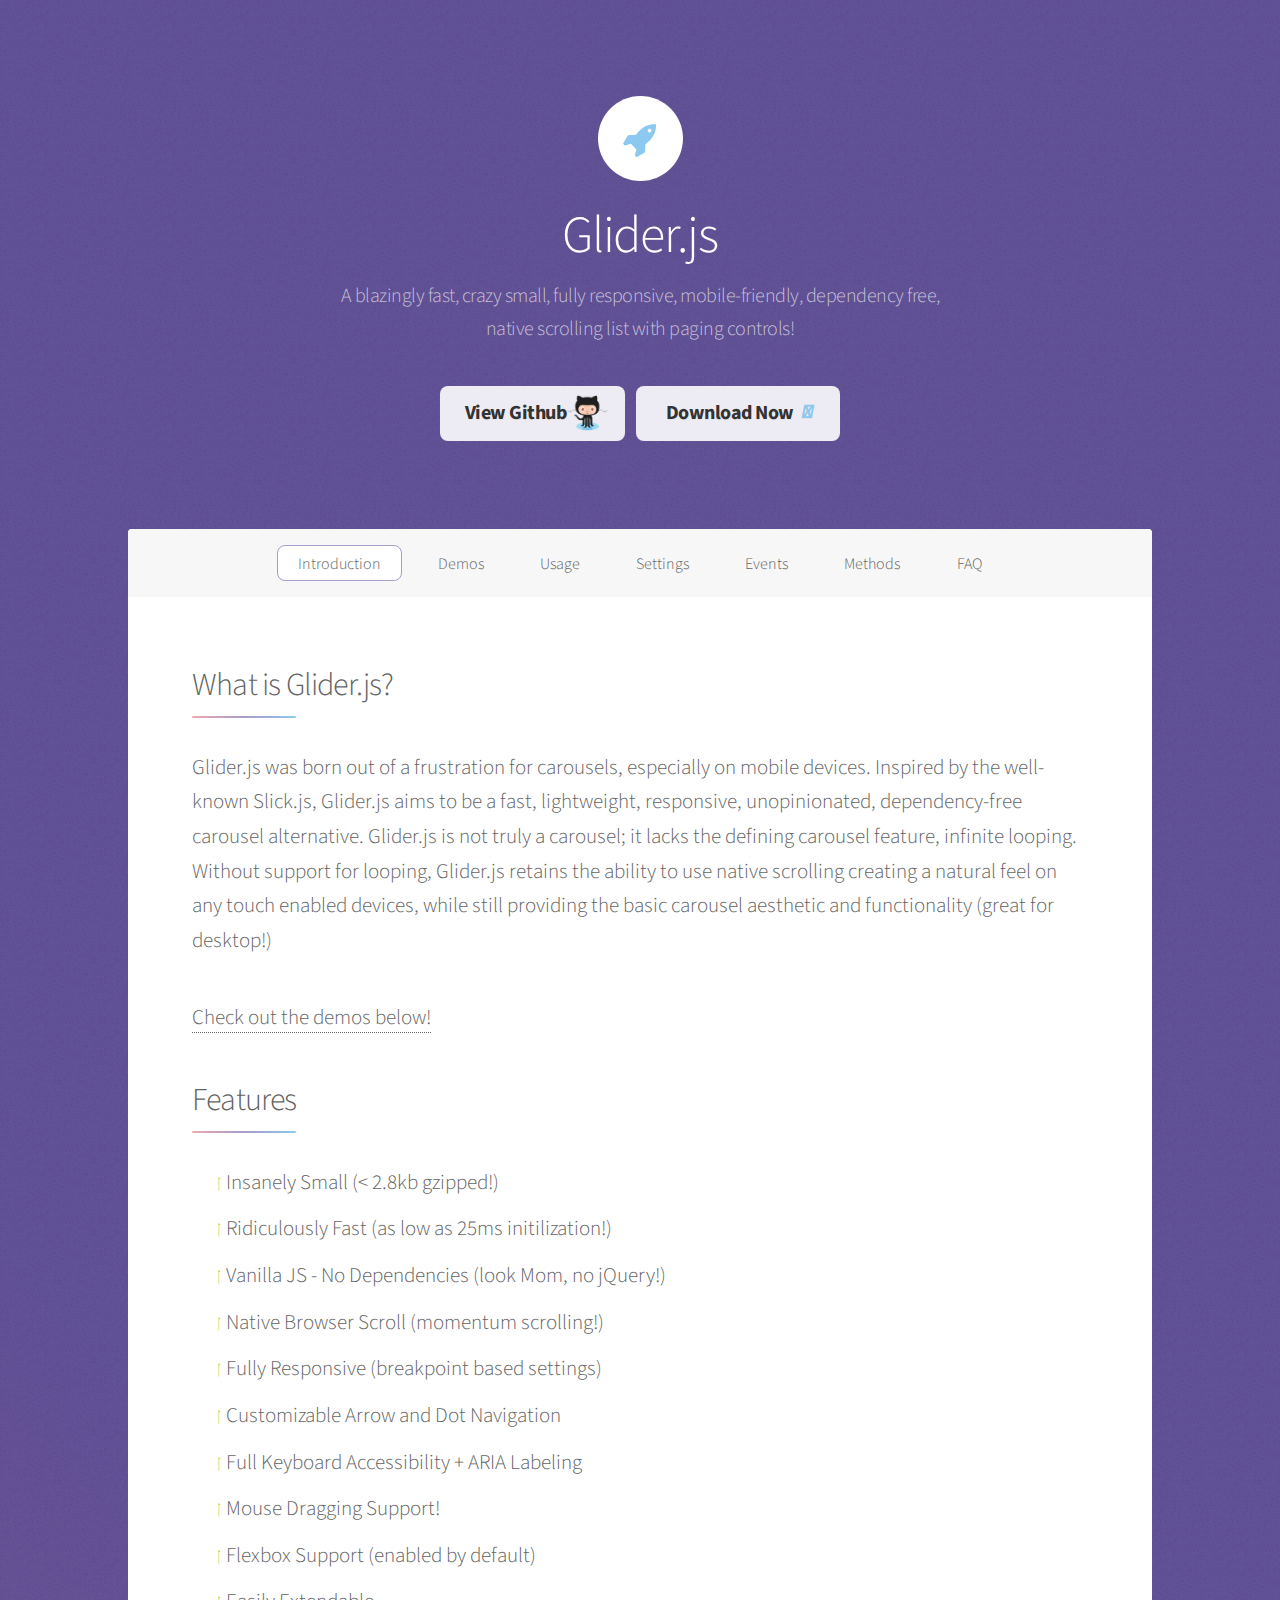
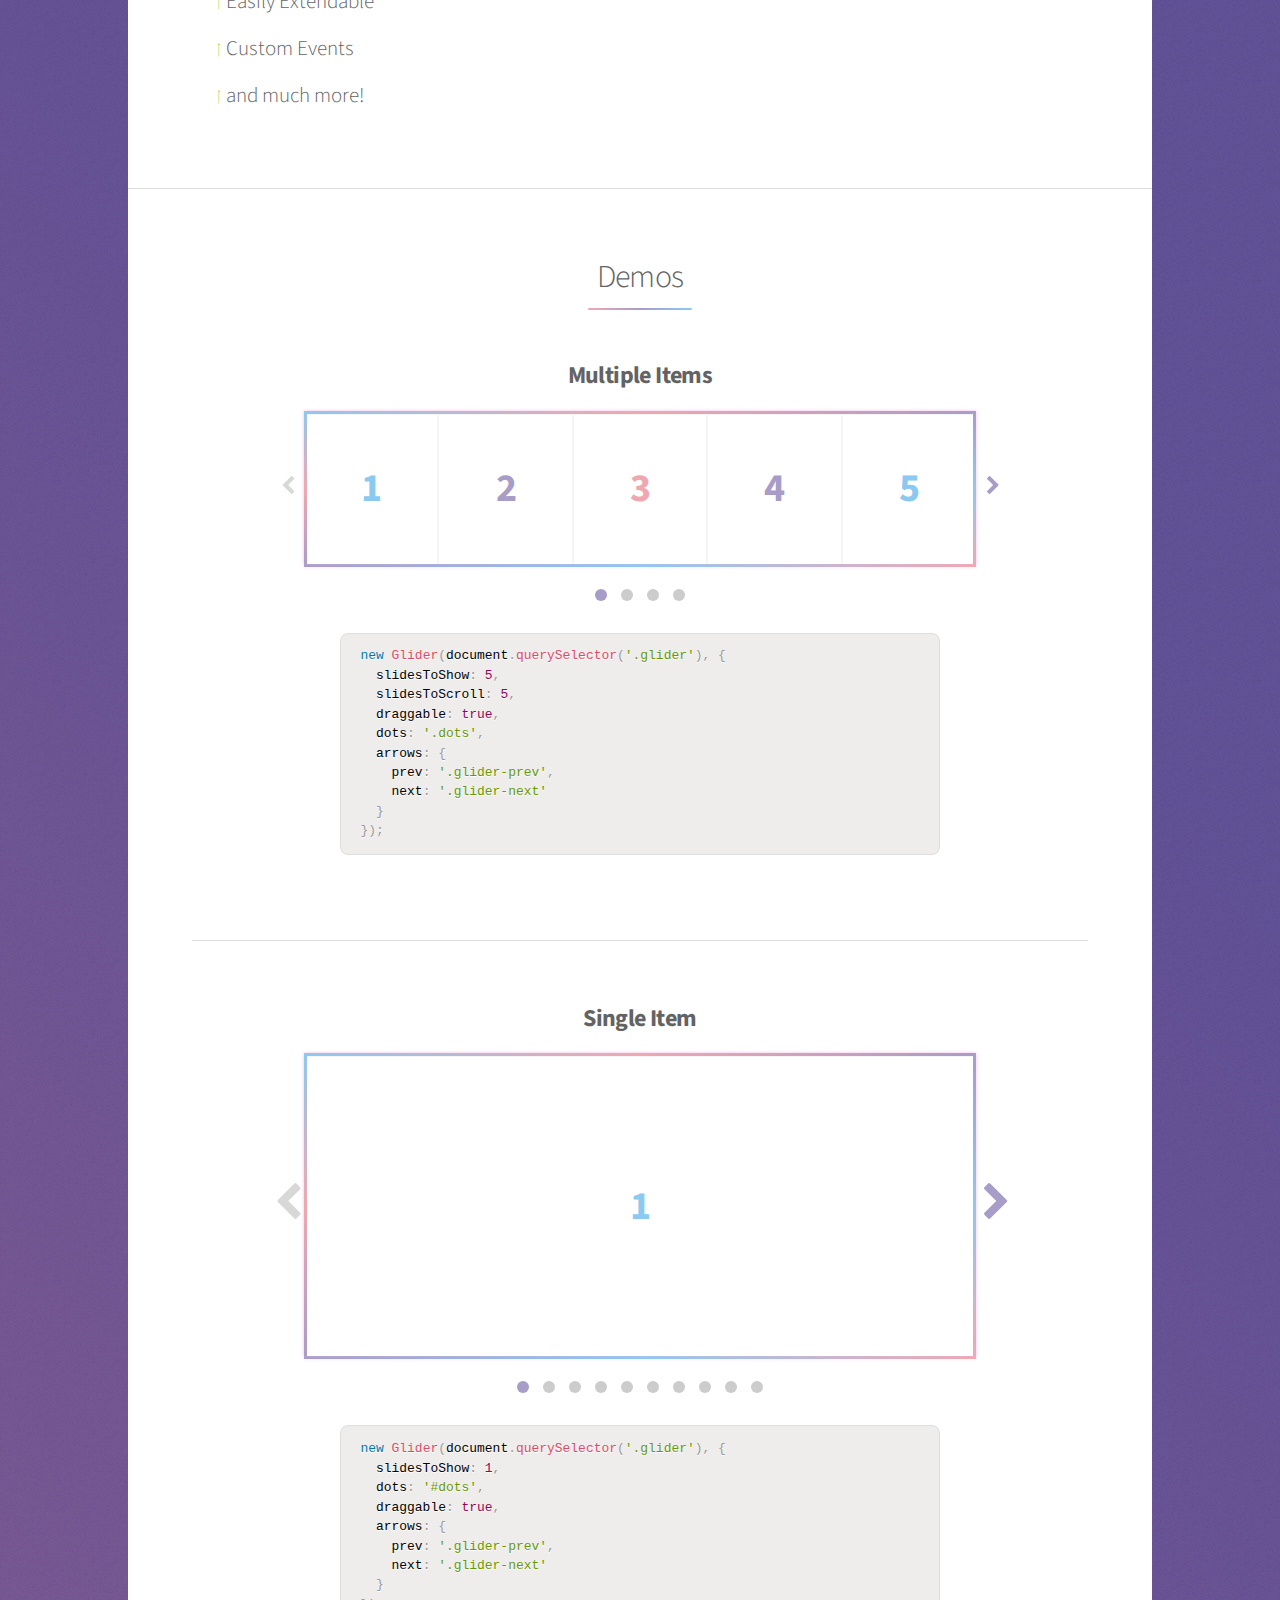
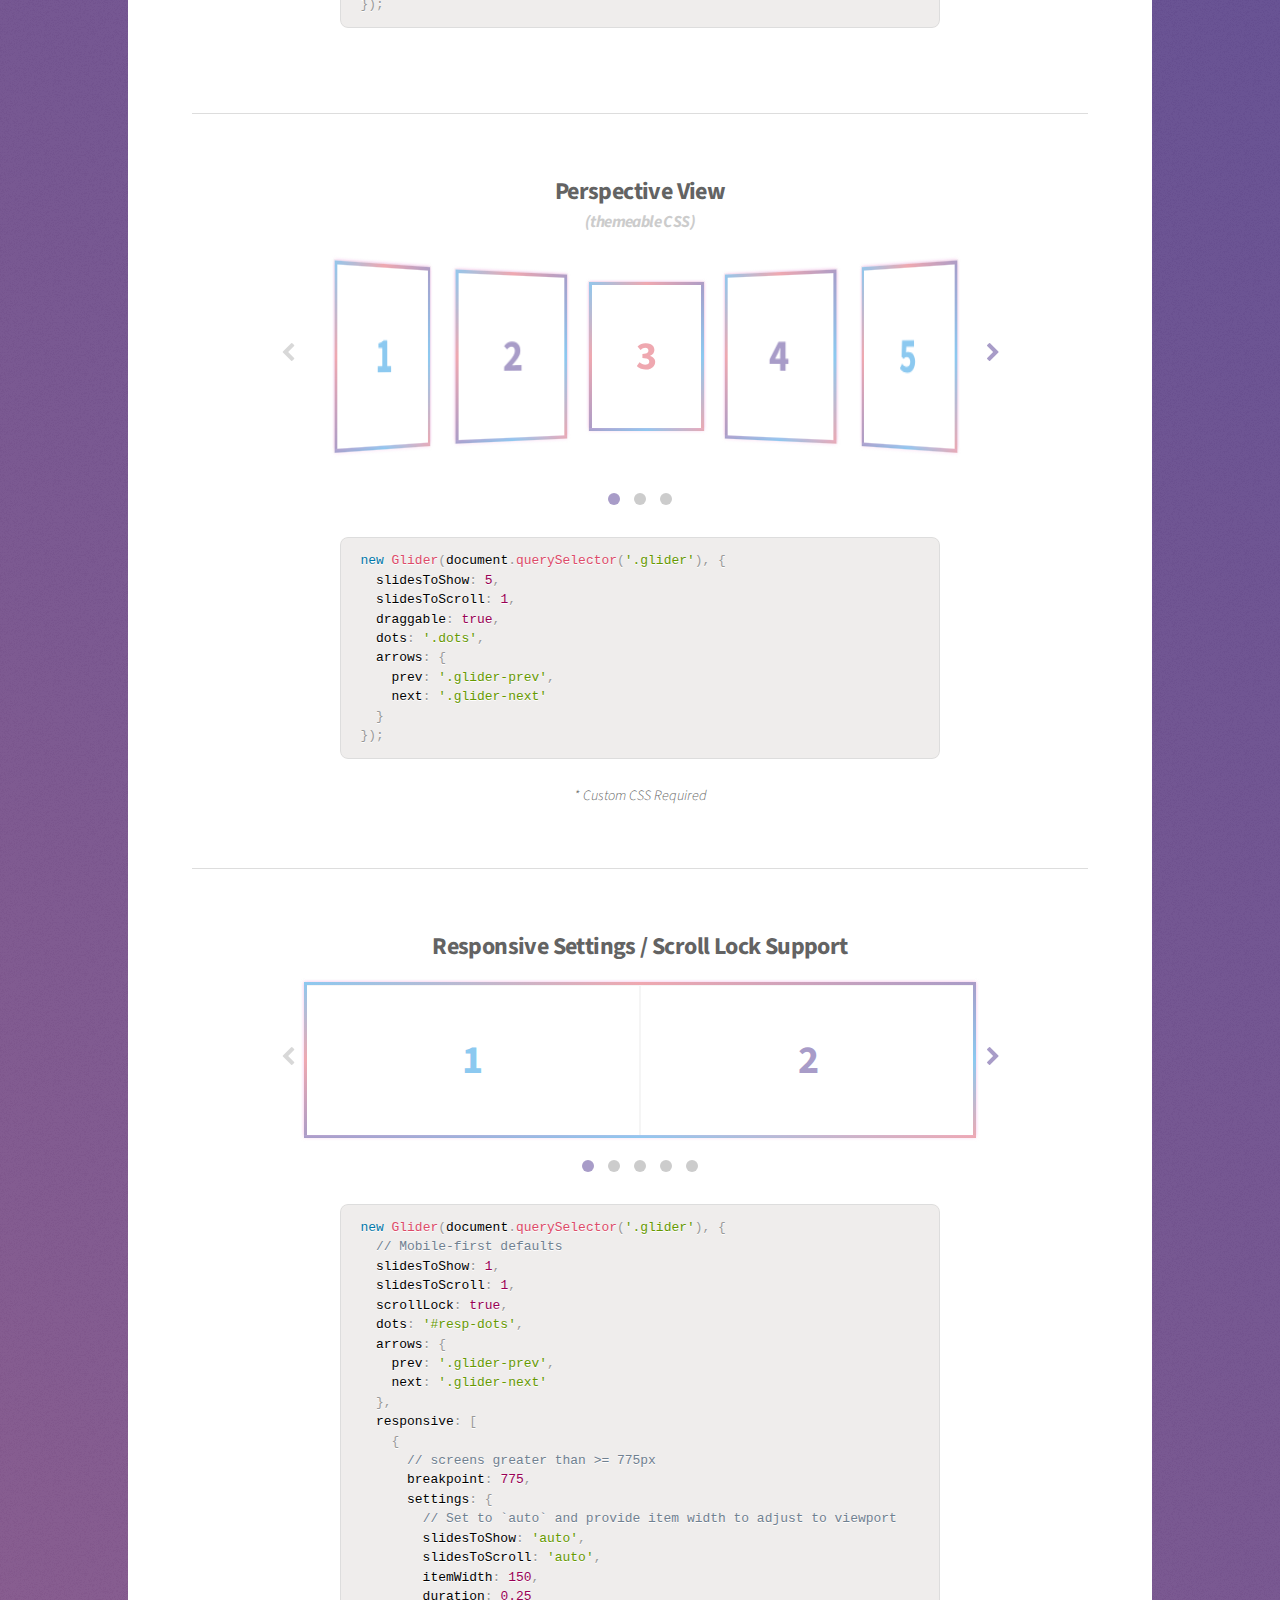
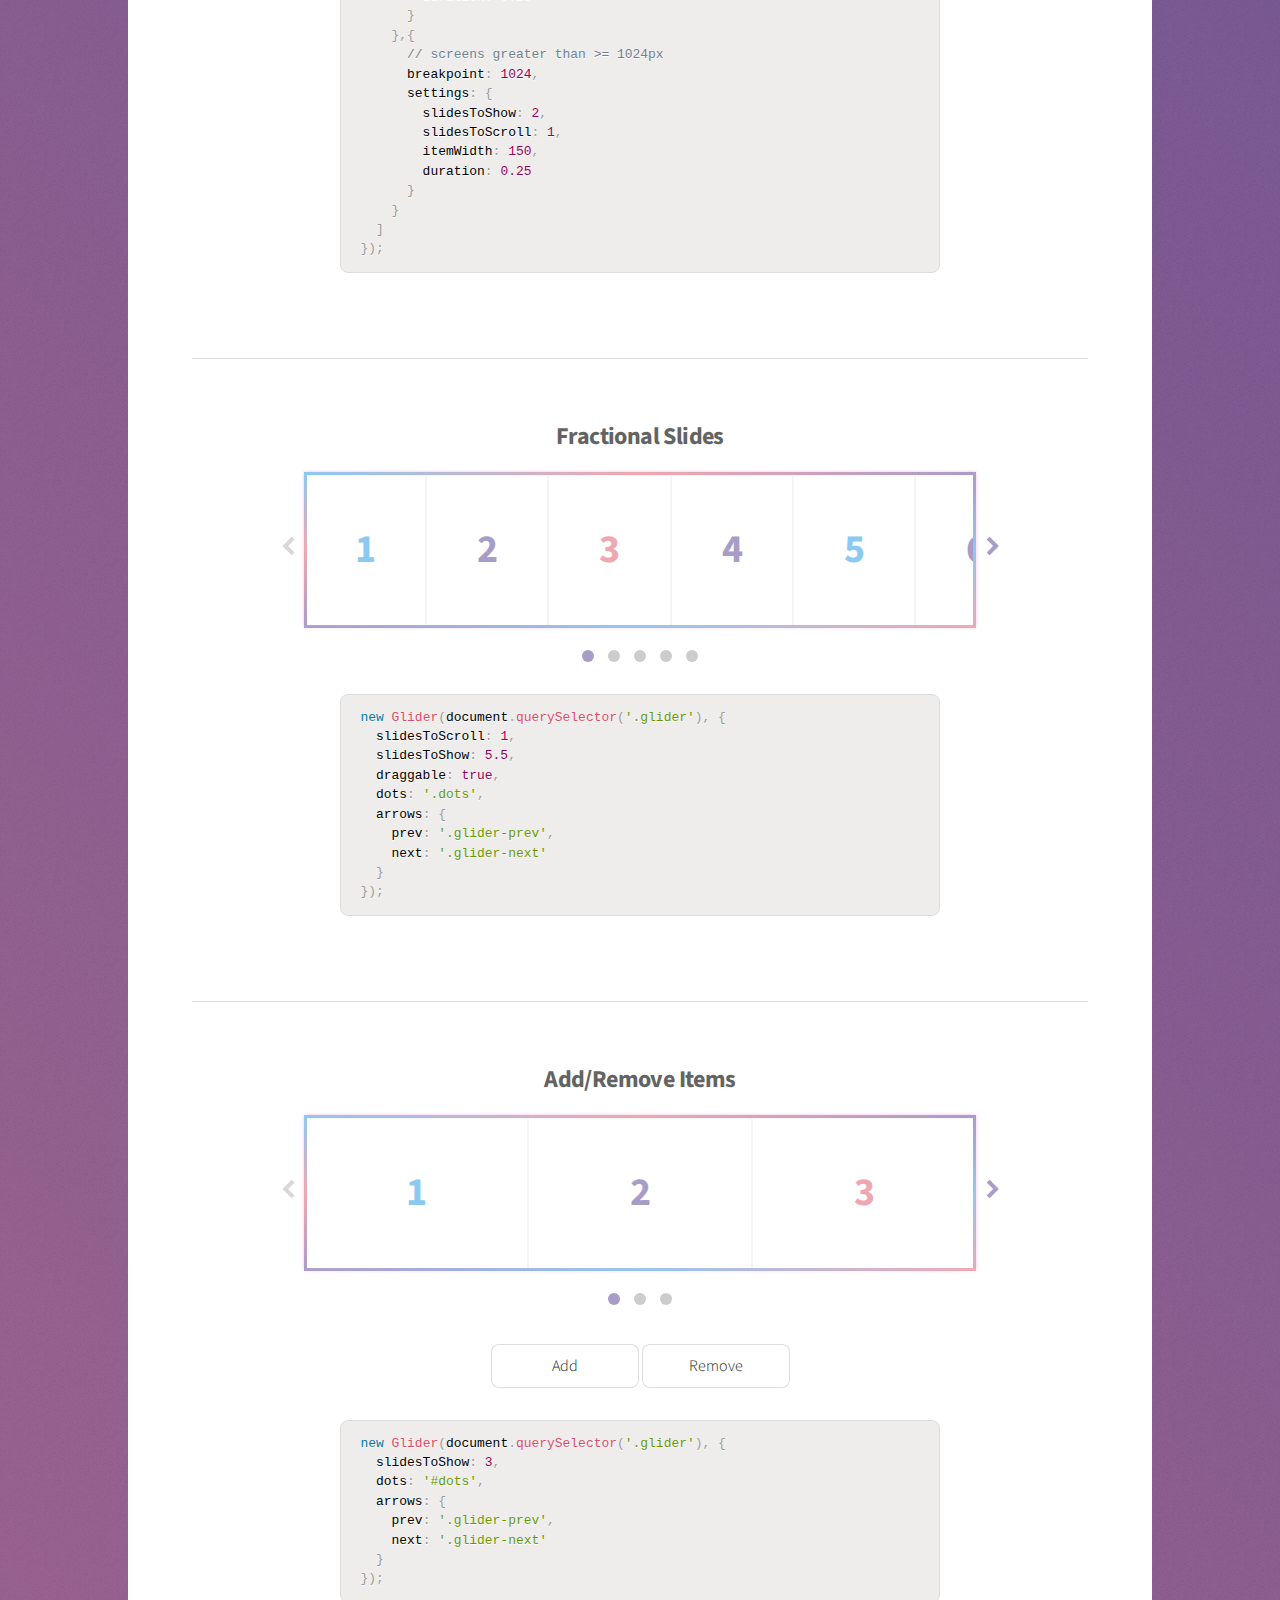
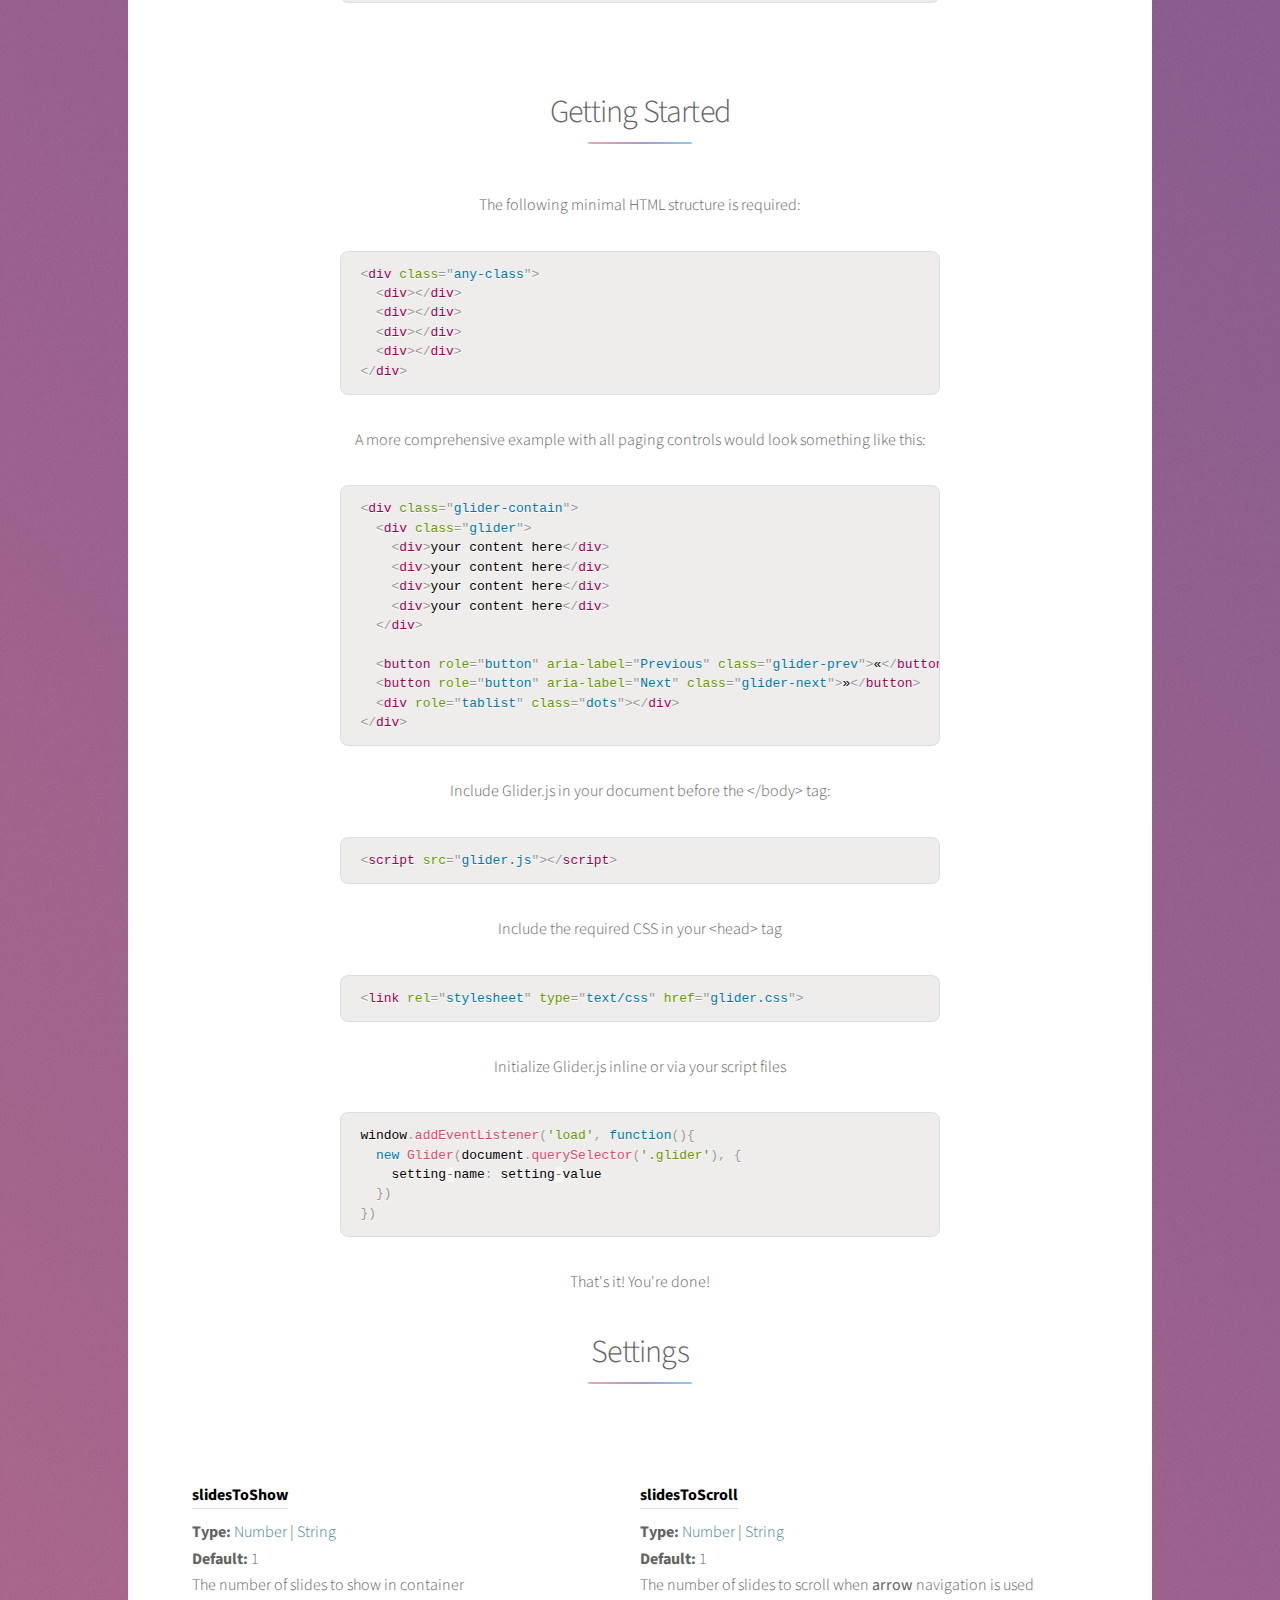
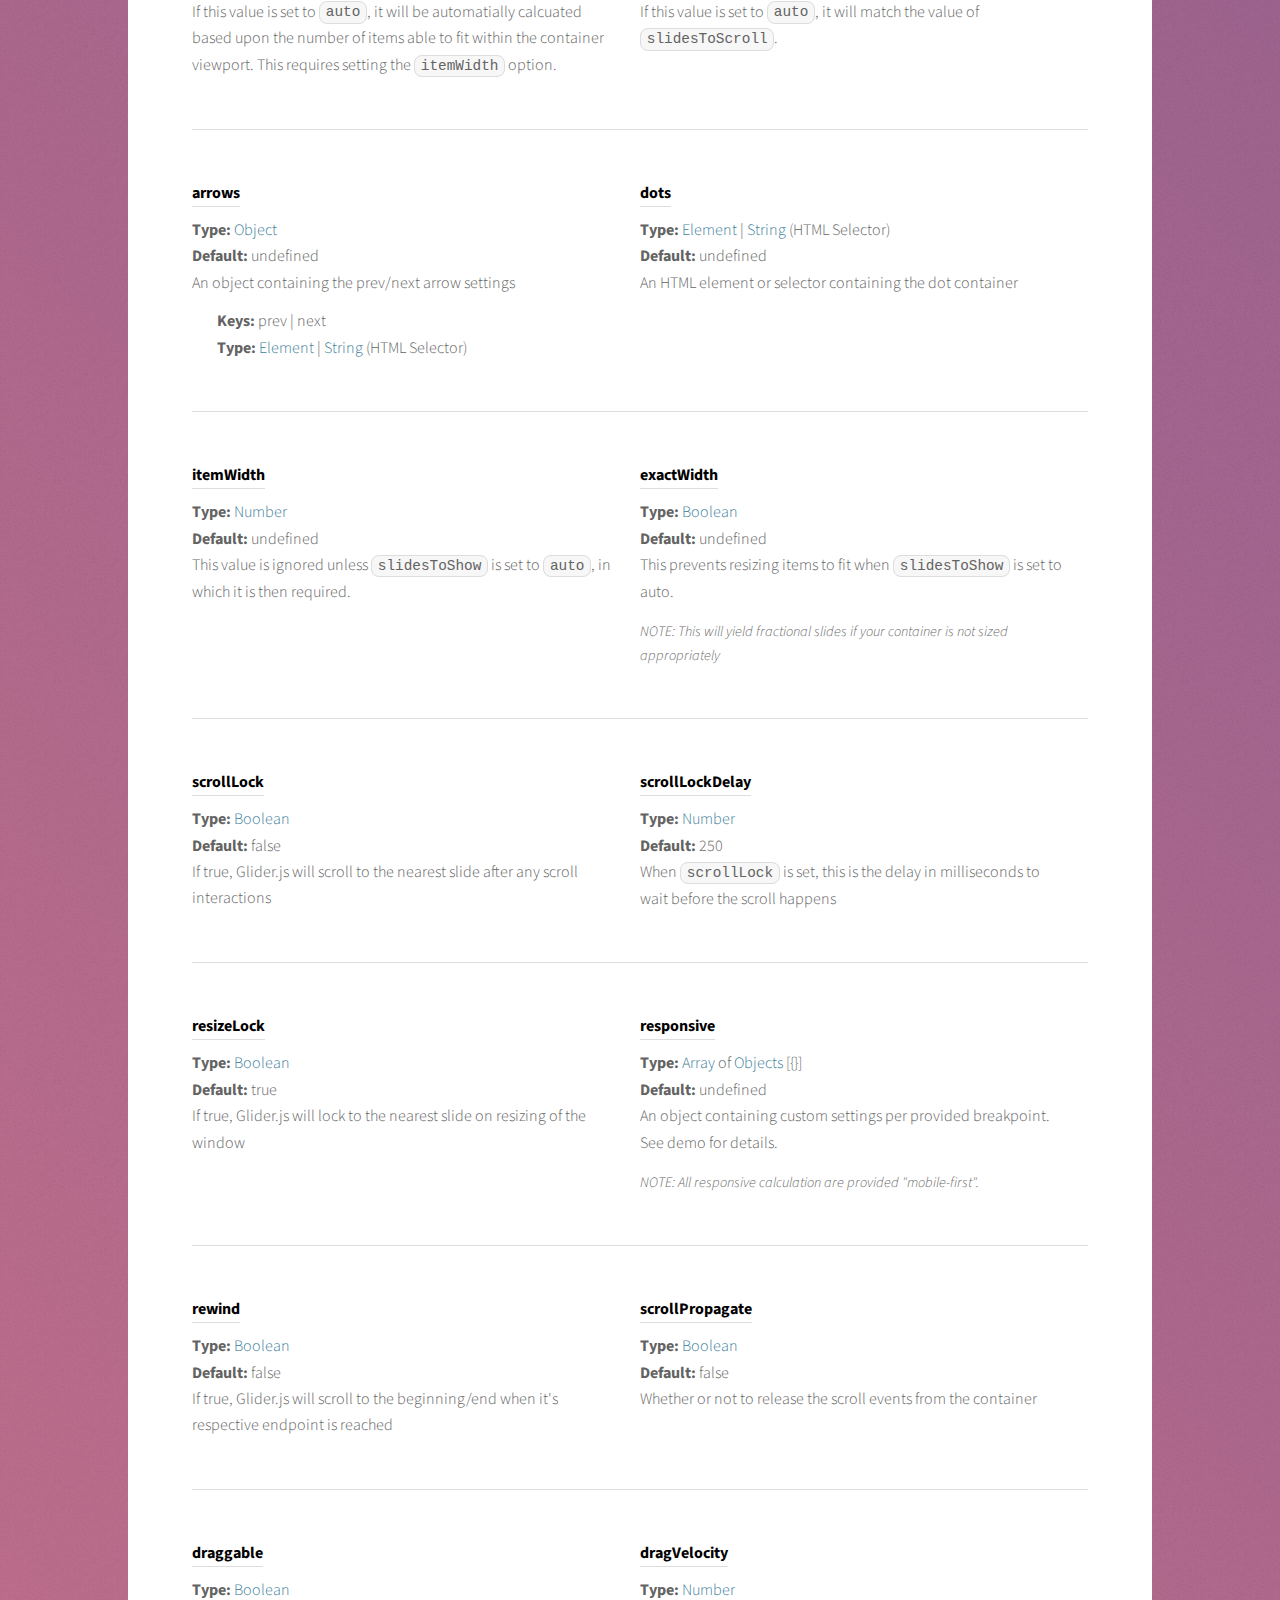
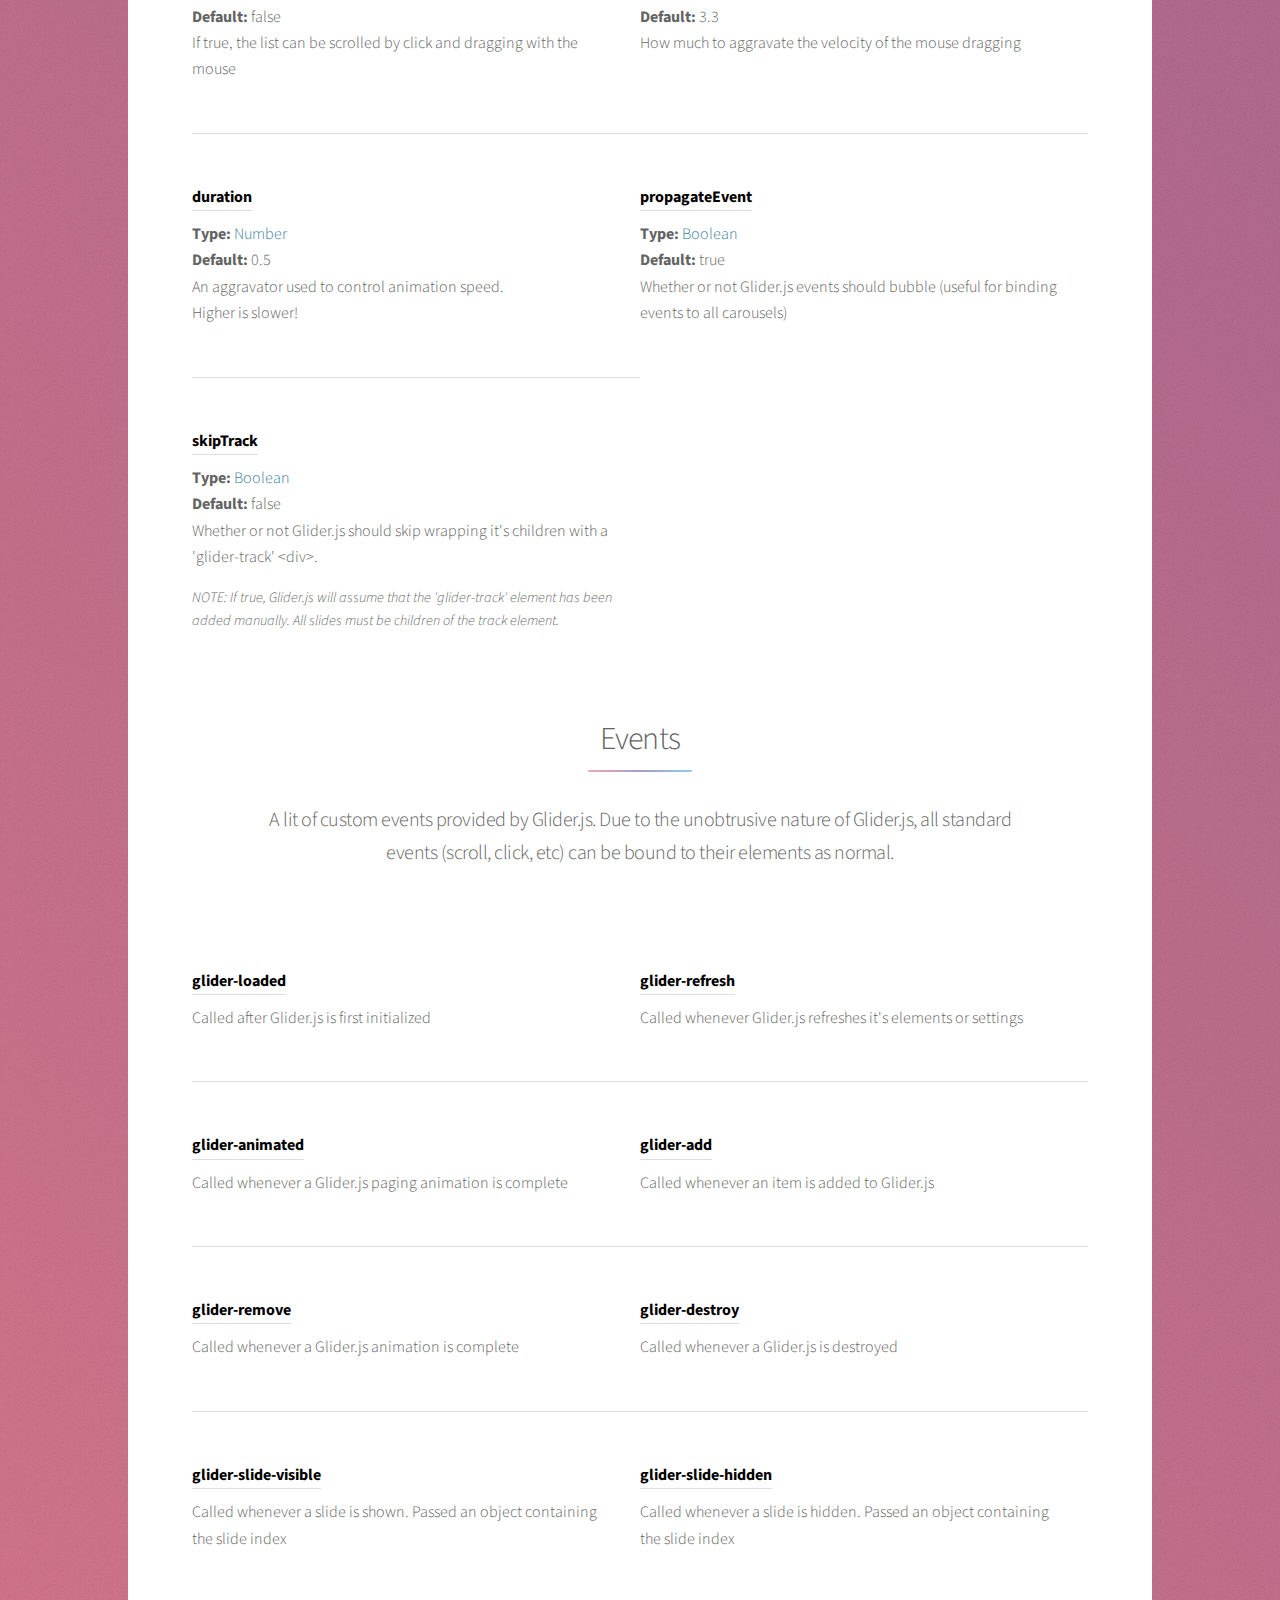
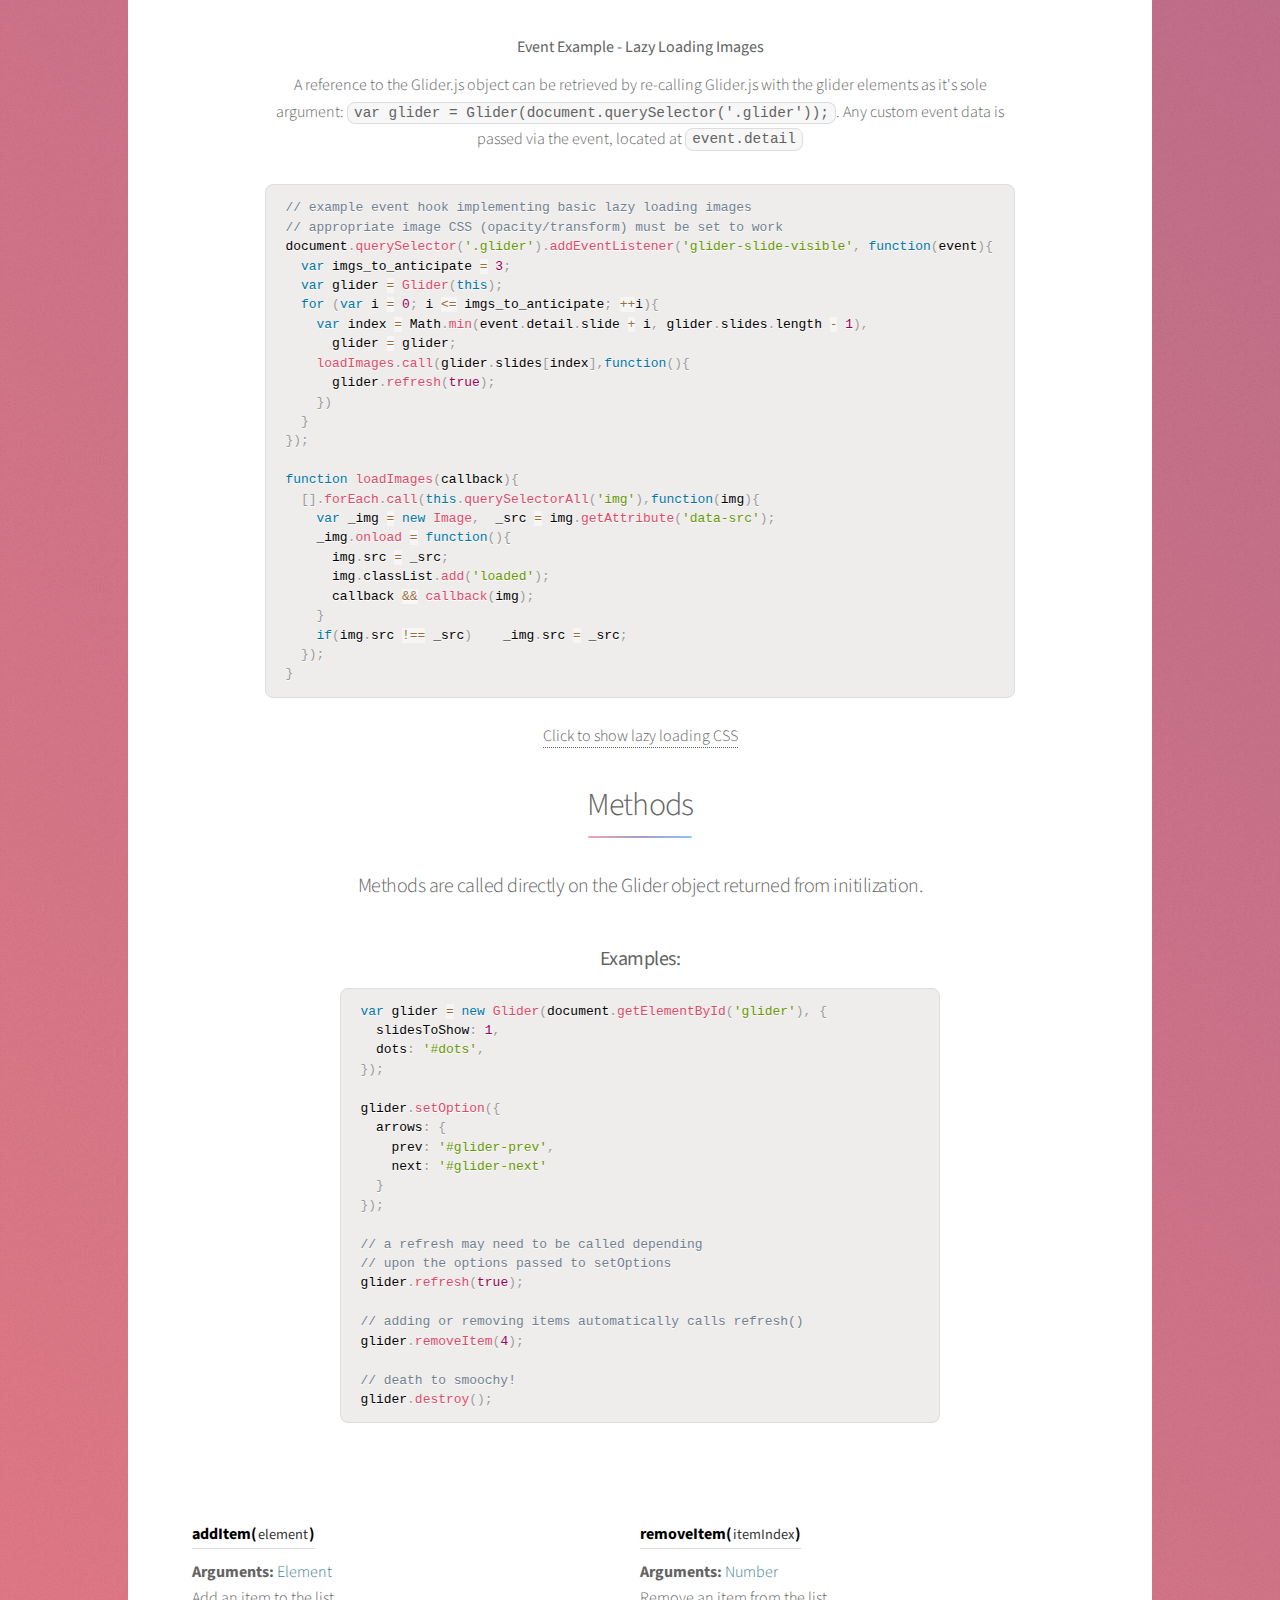
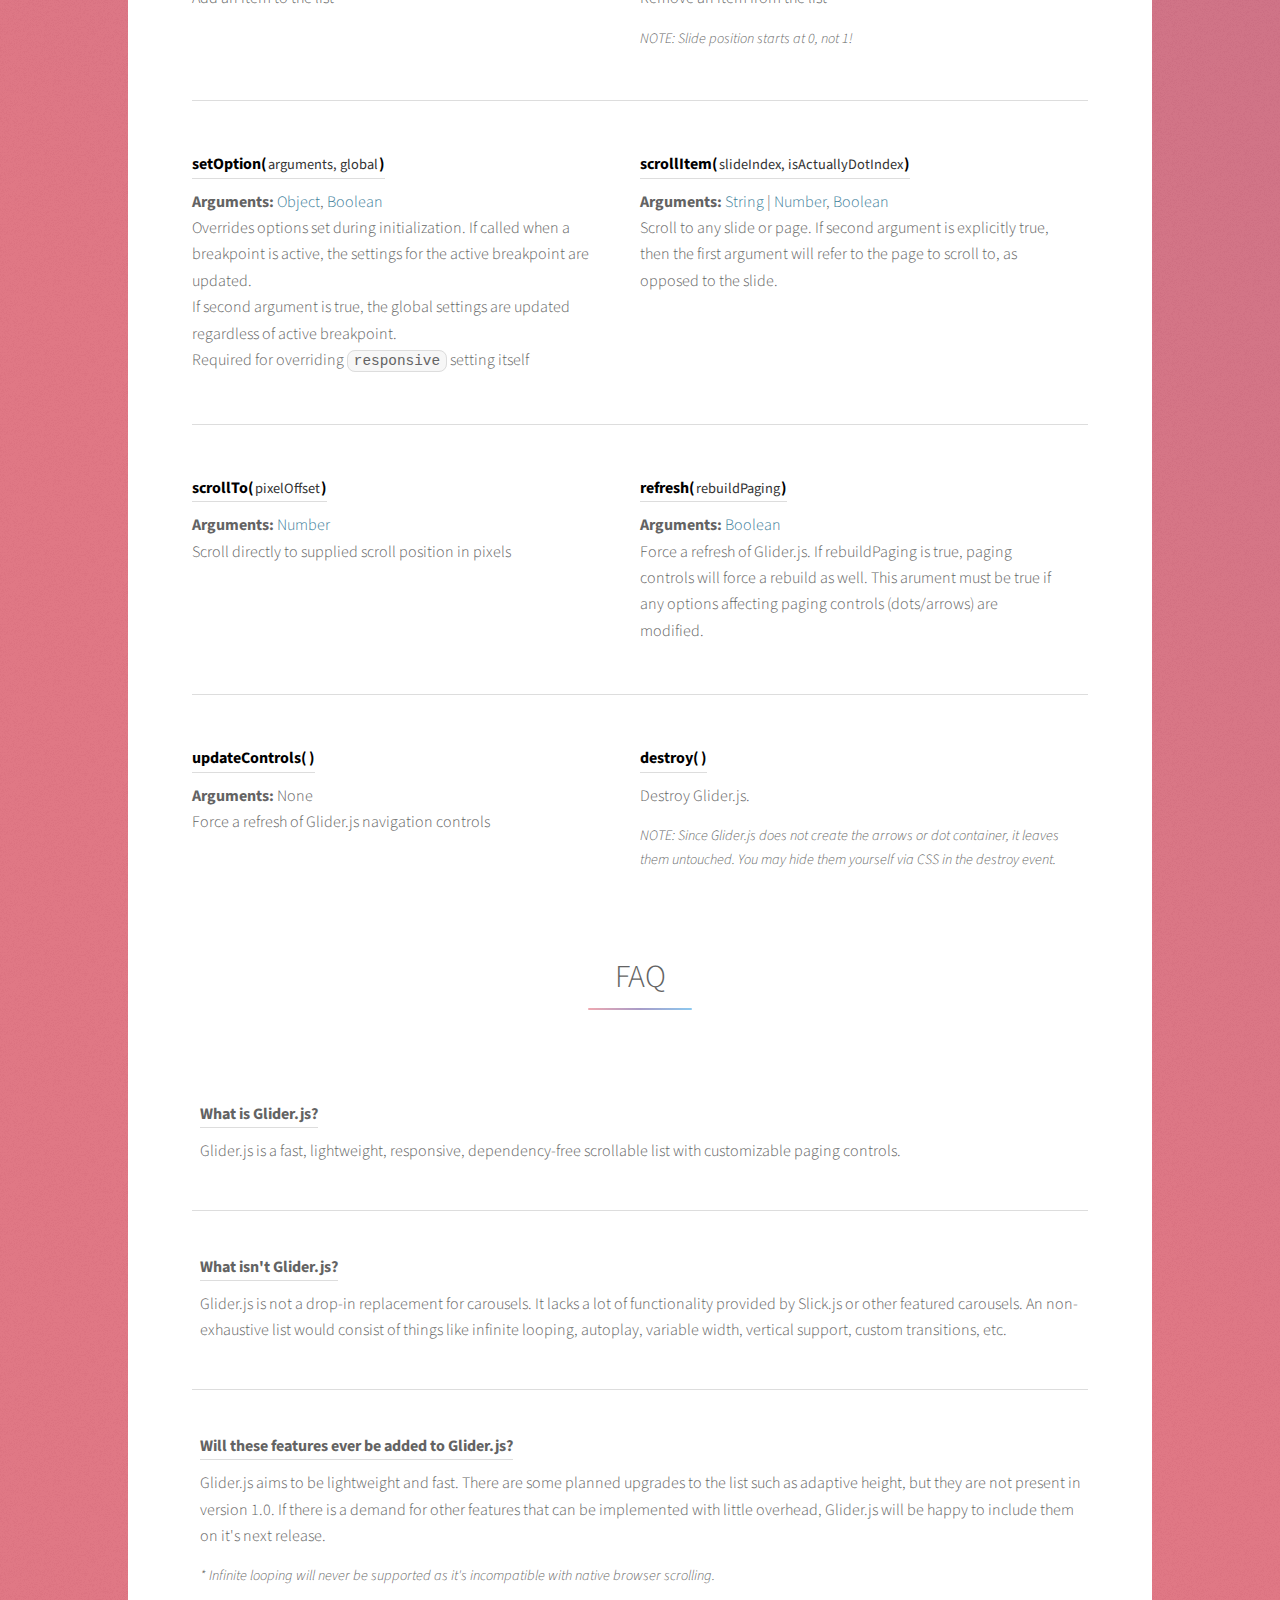
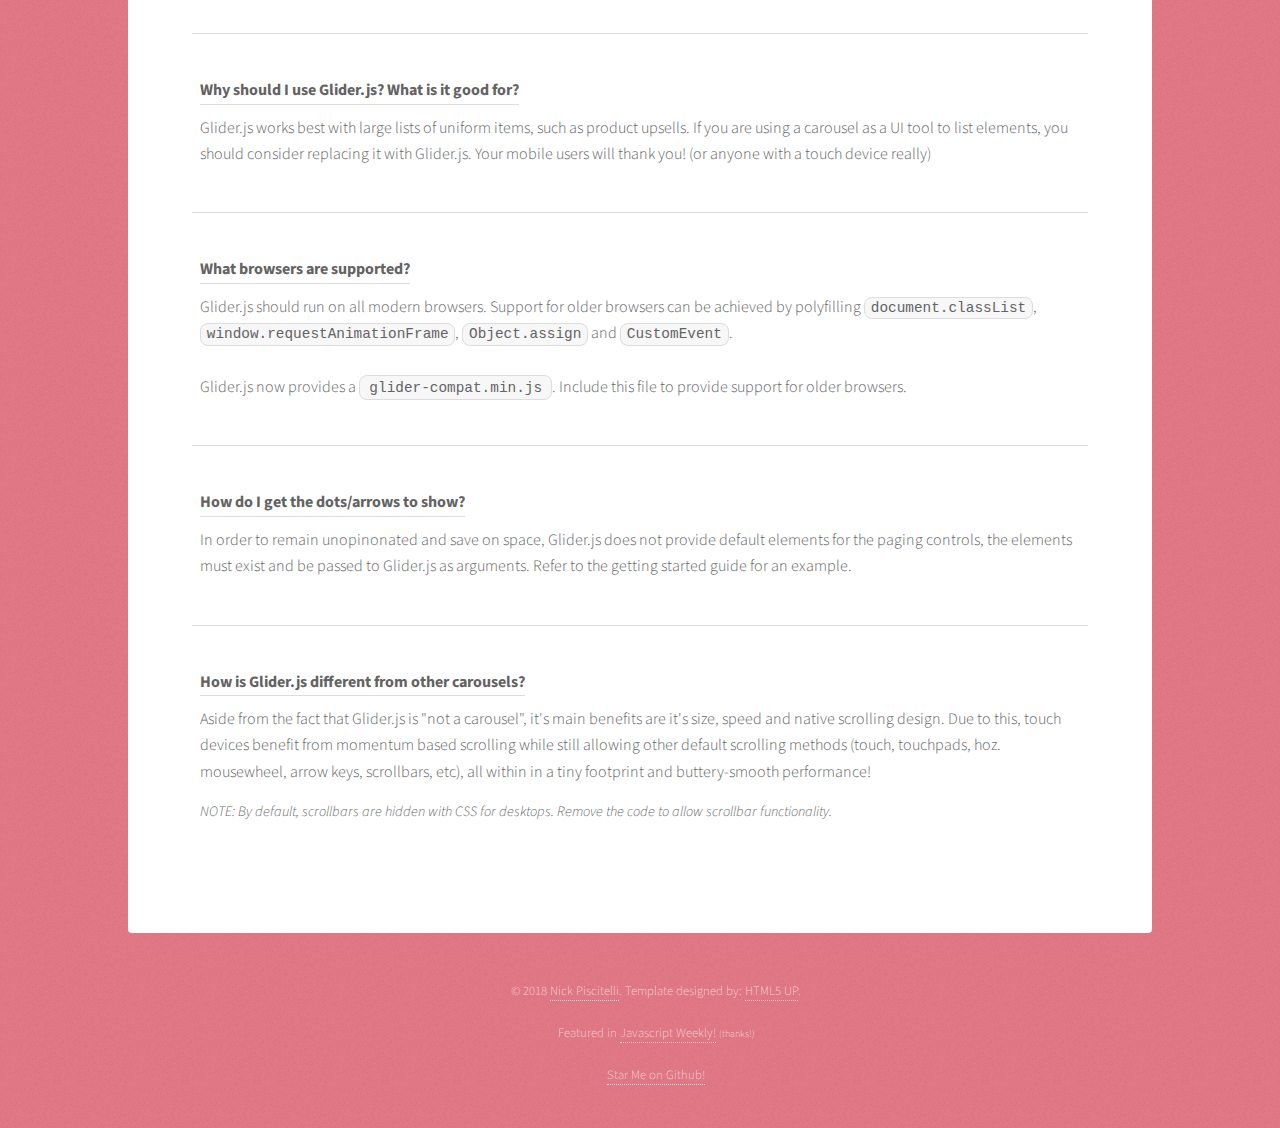
<file: opdracht2/Glider.js-master/docs/index.html>
<!DOCTYPE HTML>
<html>
<head>
  <!--

    _____ __ _     __                _
   / ___// /(_)___/ /___  ____      (_)___
  / (_ // // // _  // -_)/ __/_    / /(_-<
  \___//_//_/ \_,_/ \__//_/  (_)__/ //___/
                               |___/

  Version: 1.5
  Author: Nick Piscitelli (pickykneee)
  Website: https://nickpiscitelli.com
  License: MIT License
  Release Date: October 25th, 2018

  -->
  <title>Glider.js - A fast, lightweight carousel alternative</title>
  <meta charset="utf-8" />
  <link rel="shortcut icon" href="favicon.ico" type="image/x-icon" />
  <meta name='viewport' content='width=device-width, initial-scale=1.0, maximum-scale=1.0, user-scalable=0' />
  <link rel="canonical" href="https://nickpiscitelli.github.io/Glider.js/" />
  <link rel="stylesheet" href="https://use.fontawesome.com/releases/v5.4.1/css/all.css" integrity="sha384-5sAR7xN1Nv6T6+dT2mhtzEpVJvfS3NScPQTrOxhwjIuvcA67KV2R5Jz6kr4abQsz" crossorigin="anonymous">
  <link rel="stylesheet" href="assets/css/prism.css" />
  <link rel="stylesheet" href="assets/css/main.css" />
  <link rel="canonical" href="https://nickpiscitelli.github.io/Glider.js" />
  <noscript>
    <link rel="stylesheet" href="assets/css/noscript.css" />
  </noscript>
  <script src="assets/js/glider-compat.min.js"></script>
  <script src="assets/js/glider.min.js"></script>
</head>

<body class="is-preload">

  <!-- Wrapper -->
  <div id="wrapper">

    <!-- Header -->
    <header id="header" class="alt">
      <span class="logo"><img src="images/logo.svg" alt="" /></span>
      <h1>Glider.js</h1>
      <p>
        A blazingly fast, crazy small, fully responsive, mobile-friendly, dependency free,
        native scrolling list with paging controls!
      </p>
      <p>
        <a href="https://github.com/NickPiscitelli/Glider.js" class="button github">
          <img class="octo" src="images/octo.png" > <span class="mobileHide">View</span> Github
        </a>
        &nbsp;
        <a onclick="ga('send','event','Download Button');" href="https://github.com/NickPiscitelli/Glider.js/archive/master.zip" class="button">
          Download <span class="mobileHide">Now</span>
        <i class="zip fas fa-download dl-icon"></i>
        </a>
      </p>
    </header>

    <!-- Nav -->
    <nav id="nav">
      <ul>
        <li><a href="#intro" class="active">Introduction</a></li>
        <li><a href="#demos">Demos</a></li>
        <li><a href="#usage">Usage</a></li>
        <li><a href="#settings">Settings</a></li>
        <li><a href="#events">Events</a></li>
        <li><a href="#methods">Methods</a></li>
        <li><a href="#faq">FAQ</a></li>
      </ul>
    </nav>
    <!-- Main -->
    <div id="main">
      <!-- Introduction -->
      <section id="intro" class="main">
        <div class="spotlight">
          <div class="content">
            <header class="major">
              <h2>What is Glider.js?</h2>
            </header>
            <p>
              Glider.js was born out of a frustration for carousels, especially on mobile devices. Inspired by the well-known Slick.js, Glider.js aims
              to be a fast, lightweight, responsive, unopinionated, dependency-free carousel alternative. Glider.js is not truly a carousel; it lacks
              the defining carousel feature, infinite looping. Without support for looping, Glider.js retains the ability to use native scrolling creating
              a natural feel on any touch enabled devices, while still providing the basic carousel aesthetic and functionality (great for desktop!)
            </p>
            <p>
              <a href="#demos" class="smooth-scroll">Check out the demos below!</a>
            </p>

            <header class="major">
              <h2>Features</h2>
            </header>
            <ul class="script-features">
              <li><i class="fas fa-check"></i>Insanely Small (&lt; 2.8kb gzipped!)</li>
              <li><i class="fas fa-check"></i>Ridiculously Fast (as low as 25ms initilization!)</li>
              <li><i class="fas fa-check"></i>Vanilla JS - No Dependencies (look Mom, no jQuery!)</li>
              <li><i class="fas fa-check"></i>Native Browser Scroll (momentum scrolling!)</li>
              <li><i class="fas fa-check"></i>Fully Responsive (breakpoint based settings)</li>
              <li><i class="fas fa-check"></i>Customizable Arrow and Dot Navigation</li>
              <li><i class="fas fa-check"></i>Full Keyboard Accessibility + ARIA Labeling</li>
              <li><i class="fas fa-check"></i>Mouse Dragging Support!</li>
              <li><i class="fas fa-check"></i>Flexbox Support (enabled by default)</li>
              <li><i class="fas fa-check"></i>Easily Extendable</li>
              <li><i class="fas fa-check"></i>Custom Events</li>
              <li><i class="fas fa-check"></i>and much more!</li>
            </ul>
          </div>
        </div>
      </section>
  
      <!-- First Section -->
      <section id="demos" class="main special">
        <header class="major">
          <h2>Demos</h2>
        </header>

        <div class="demo first">
          <h2>Multiple Items</h2>
          <div data-name="Multiple Item" class="glider-contain multiple">
            <div class="gradient-border-bottom">
              <div class="gradient-border">
                <div class="glider" id="glider-double">
                  <div><h1>1</h1></div>
                  <div><h1>2</h1></div>
                  <div><h1>3</h1></div>
                  <div><h1>4</h1></div>
                  <div><h1>5</h1></div>
                  <div><h1>6</h1></div>
                  <div><h1>7</h1></div>
                  <div><h1>8</h1></div>
                  <div><h1>9</h1></div>
                  <div><h1>10</h1></div>
                  <div><h1>11</h1></div>
                  <div><h1>12</h1></div>
                  <div><h1>13</h1></div>
                  <div><h1>14</h1></div>
                  <div><h1>15</h1></div>
                  <div><h1>16</h1></div>
                  <div><h1>17</h1></div>
                  <div><h1>18</h1></div>
                </div>
              </div>
            </div>
            <button role="button" aria-label="Previous" class="glider-prev" id="glider-prev-2"><i class="fa fa-chevron-left"></i></i></button>
            <button role="button" aria-label="Next" class="glider-next" id="glider-next-2"><i class="fa fa-chevron-right"></i></i></button>
            <div id="dots2"></div>
          </div>
          <script>
            window.addEventListener('load', function () {
              window.glides = new Glider(document.getElementById('glider-double'), {
                slidesToShow: 5,
                slidesToScroll: 5,
                draggable: true,
                dots: '#dots2',
                arrows: {
                  prev: '#glider-prev-2',
                  next: '#glider-next-2'
                }
              })
            });
          </script>
          <pre class="line-numbers language-javascript">
            <code class="line-numbers language-javascript">
              new Glider(document.querySelector('.glider'), {
                slidesToShow: 5,
                slidesToScroll: 5,
                draggable: true,
                dots: '.dots',
                arrows: {
                  prev: '.glider-prev',
                  next: '.glider-next'
                }
              });
            </code>
          </pre>
        </div>


        <div class="demo">
          <h2>Single Item</h2>
          <div data-name="Single Item" class="glider-contain">
            <div class="gradient-border-bottom">
              <div class="gradient-border">
                <div class="glider" id="glider-single">
                  <div><h1>1</h1></div>
                  <div><h1>2</h1></div>
                  <div><h1>3</h1></div>
                  <div><h1>4</h1></div>
                  <div><h1>5</h1></div>
                  <div><h1>6</h1></div>
                  <div><h1>7</h1></div>
                  <div><h1>8</h1></div>
                  <div><h1>9</h1></div>
                  <div><h1>10</h1></div>
                </div>
              </div>
            </div>
            <button role="button" aria-label="Previous" class="glider-prev" id="glider-prev"><i class="fa fa-chevron-left"></i></i></button>
            <button role="button" aria-label="Next" class="glider-next" id="glider-next"><i class="fa fa-chevron-right"></i></i></button>
            <div id="dots"></div>
          </div>
          <script>
            window.addEventListener('load', function(){
              new Glider(document.getElementById('glider-single'), {
                slidesToShow: 1,
                dots: '#dots',
                draggable: true,
                arrows: {
                  prev: '#glider-prev',
                  next: '#glider-next'
                },
                easing: function (x, t, b, c, d) {
                  return c*(t/=d)*t + b;
                }
              });
            });
          </script>

          <pre class="line-numbers language-javascript">
            <code class="line-numbers language-javascript">
              new Glider(document.querySelector('.glider'), {
                slidesToShow: 1,
                dots: '#dots',
                draggable: true,
                arrows: {
                  prev: '.glider-prev',
                  next: '.glider-next'
                }
              });
            </code>
          </pre>
        </div>

        <div class="demo persp">
          <h2>Perspective View<span class="aside">(themeable CSS)</span></h2>
          <div data-name="Perspective View" class="glider-contain multiple">
            <div class="glider glider-persp" id="glider-persp">
              <div><div class="gradient-border-bottom"><div class="gradient-border"><h1>1</h1></div></div></div>
              <div><div class="gradient-border-bottom"><div class="gradient-border"><h1>2</h1></div></div></div>
              <div><div class="gradient-border-bottom"><div class="gradient-border"><h1>3</h1></div></div></div>
              <div><div class="gradient-border-bottom"><div class="gradient-border"><h1>4</h1></div></div></div>
              <div><div class="gradient-border-bottom"><div class="gradient-border"><h1>5</h1></div></div></div>
              <div><div class="gradient-border-bottom"><div class="gradient-border"><h1>6</h1></div></div></div>
              <div><div class="gradient-border-bottom"><div class="gradient-border"><h1>7</h1></div></div></div>
              <div><div class="gradient-border-bottom"><div class="gradient-border"><h1>8</h1></div></div></div>
              <div><div class="gradient-border-bottom"><div class="gradient-border"><h1>9</h1></div></div></div>
              <div><div class="gradient-border-bottom"><div class="gradient-border"><h1>10</h1></div></div></div>
              <div><div class="gradient-border-bottom"><div class="gradient-border"><h1>11</h1></div></div></div>
              <div><div class="gradient-border-bottom"><div class="gradient-border"><h1>12</h1></div></div></div>
              <div><div class="gradient-border-bottom"><div class="gradient-border"><h1>13</h1></div></div></div>
              <div><div class="gradient-border-bottom"><div class="gradient-border"><h1>14</h1></div></div></div>
              <div><div class="gradient-border-bottom"><div class="gradient-border"><h1>15</h1></div></div></div>
            </div>
            <button role="button" aria-label="Previous" class="glider-prev" id="glider-prev-per"><i class="fa fa-chevron-left"></i></i></button>
            <button role="button" aria-label="Next" class="glider-next" id="glider-next-per"><i class="fa fa-chevron-right"></i></i></button>
            <div id="dots-per"></div>
          </div>
          <script>
            window.addEventListener('load', function () {
              window.glides = new Glider(document.getElementById('glider-persp'), {
                slidesToShow: 5,
                slidesToScroll: 1,
                draggable: true,
                dots: '#dots-per',
                arrows: {
                  prev: '#glider-prev-per',
                  next: '#glider-next-per'
                }
              })
            });
          </script>
          <pre class="line-numbers language-javascript">
            <code class="line-numbers language-javascript">
              new Glider(document.querySelector('.glider'), {
                slidesToShow: 5,
                slidesToScroll: 1,
                draggable: true,
                dots: '.dots',
                arrows: {
                  prev: '.glider-prev',
                  next: '.glider-next'
                }
              });
            </code>
          </pre>
          <span class="aside">* Custom CSS Required</span>
        </div>
        <div class="demo">
          <h2>Responsive Settings / Scroll Lock Support</h2>
          <div data-name="Responsive Settings" class="glider-contain multiple">
            <div class="gradient-border-bottom">
              <div class="gradient-border">
                <div class="glider" id="glider-resp">
                  <div><h1>1</h1></div>
                  <div><h1>2</h1></div>
                  <div><h1>3</h1></div>
                  <div><h1>4</h1></div>
                  <div><h1>5</h1></div>
                  <div><h1>6</h1></div>
                  <div><h1>7</h1></div>
                  <div><h1>8</h1></div>
                  <div><h1>9</h1></div>
                  <div><h1>10</h1></div>
                </div>
              </div>
            </div>
            <button role="button" aria-label="Previous" class="glider-prev" id="glider-prev-resp"><i class="fa fa-chevron-left"></i></i></button>
            <button role="button" aria-label="Next" class="glider-next" id="glider-next-resp"><i class="fa fa-chevron-right"></i></i></button>
            <div id="resp-dots"></div>
          </div>
          <script>
            window.addEventListener('load',function(){
              new Glider(document.querySelector('#glider-resp'), {
                // Mobile-first defaults
                slidesToShow: 1,
                slidesToScroll: 1,
                scrollLock: true,
                dots: '#resp-dots',
                arrows: {
                  prev: '#glider-prev-resp',
                  next: '#glider-next-resp'
                },
                responsive: [
                  {
                    breakpoint: 775,
                    settings: {
                      slidesToShow: 'auto',
                      slidesToScroll: 'auto',
                      itemWidth: 150,
                      duration: 0.25
                    }
                  },{
                    breakpoint: 1024,
                    settings: {
                      slidesToShow: 2,
                      slidesToScroll: 1,
                      itemWidth: 150,
                      duration: 0.25
                    }
                  }
                ]
              })
            });
          </script>

          <pre class="line-numbers language-javascript">
            <code class="line-numbers language-javascript">
              new Glider(document.querySelector('.glider'), {
                // Mobile-first defaults
                slidesToShow: 1,
                slidesToScroll: 1,
                scrollLock: true,
                dots: '#resp-dots',
                arrows: {
                  prev: '.glider-prev',
                  next: '.glider-next'
                },
                responsive: [
                  {
                    // screens greater than >= 775px
                    breakpoint: 775,
                    settings: {
                      // Set to `auto` and provide item width to adjust to viewport
                      slidesToShow: 'auto',
                      slidesToScroll: 'auto',
                      itemWidth: 150,
                      duration: 0.25
                    }
                  },{
                    // screens greater than >= 1024px
                    breakpoint: 1024,
                    settings: {
                      slidesToShow: 2,
                      slidesToScroll: 1,
                      itemWidth: 150,
                      duration: 0.25
                    }
                  }
                ]
              });
            </code>
          </pre>
        </div>

        <div class="demo">
          <h2>Fractional Slides</h2>
          <div data-name="Fractional Slides" class="glider-contain multiple">
            <div class="gradient-border-bottom">
              <div class="gradient-border">
                <div class="glider" id="glider-cut">
                  <div><h1>1</h1></div>
                  <div><h1>2</h1></div>
                  <div><h1>3</h1></div>
                  <div><h1>4</h1></div>
                  <div><h1>5</h1></div>
                  <div><h1>6</h1></div>
                  <div><h1>7</h1></div>
                  <div><h1>8</h1></div>
                  <div><h1>9</h1></div>
                  <div><h1>10</h1></div>
                  <div><h1>11</h1></div>
                  <div><h1>12</h1></div>
                  <div><h1>13</h1></div>
                  <div><h1>14</h1></div>
                  <div><h1>15</h1></div>
                  <div><h1>16</h1></div>
                  <div><h1>17</h1></div>
                  <div><h1>18</h1></div>
                  <div><h1>19</h1></div>
                  <div><h1>20</h1></div>
                  <div><h1>21</h1></div>
                  <div><h1>22</h1></div>
                  <div><h1>23</h1></div>
                  <div><h1>24</h1></div>
                </div>
              </div>
            </div>
            <button role="button" aria-label="Previous" class="glider-prev" id="cut-prev"><i class="fa fa-chevron-left"></i></i></button>
            <button role="button" aria-label="Next" class="glider-next" id="cut-next"><i class="fa fa-chevron-right"></i></i></button>
            <div role="tablist" id="frac-dots"></div>
          </div>
          <script>
            window.addEventListener('load',function(){
              var glider = new Glider(document.getElementById('glider-cut'), {
                slidesToScroll: 1,
                slidesToShow: 5.5,
                draggable: true,
                dots: '#frac-dots',
                arrows: {
                  prev: '#cut-prev',
                  next: '#cut-next'
                }
              });
            })
          </script>

          <pre class="line-numbers language-javascript">
            <code class="line-numbers language-javascript">
              new Glider(document.querySelector('.glider'), {
                slidesToScroll: 1,
                slidesToShow: 5.5,
                draggable: true,
                dots: '.dots',
                arrows: {
                  prev: '.glider-prev',
                  next: '.glider-next'
                }
              });
            </code>
          </pre>
        </div>

        <div class="demo">
          <div id="add"><h1></h1></div>
          <h2>Add/Remove Items</h2>
          <div data-name="Add/Remove Items" class="glider-contain multiple">
            <div class="gradient-border-bottom">
              <div class="gradient-border">
                <div class="glider" id="glider-add">
                  <div><h1>1</h1></div>
                  <div><h1>2</h1></div>
                  <div><h1>3</h1></div>
                  <div><h1>4</h1></div>
                  <div><h1>5</h1></div>
                  <div><h1>6</h1></div>
                  <div><h1>7</h1></div>
                  <div><h1>8</h1></div>
                  <div><h1>9</h1></div>
                </div>
              </div>
            </div>
            <button role="button" aria-label="Previous" class="glider-prev" id="glider-prev-add"><i class="fa fa-chevron-left"></i></i></button>
            <button role="button" aria-label="Next" class="glider-next" id="glider-next-add"><i class="fa fa-chevron-right"></i></i></button>
            <div id="add-dots"></div>
          </div>
          <p class="buttons">
            <a class="button" id="addSlide">Add</a>
            <a class="button" id="removeSlide">Remove</a>
          </p>
          <script>
          window.addEventListener('load',function(){
            var glider = new Glider(document.getElementById('glider-add'), {
              slidesToShow: 3,
              duration: .6,
              dots: '#add-dots',
              arrows: {
                prev: '#glider-prev-add',
                next: '#glider-next-add'
              }
            });
            document.getElementById('addSlide').addEventListener('click',function(){
              var ele = document.getElementById('add').cloneNode(true);
              ele.id = '';
              ele.querySelector('h1').textContent = glider.slides.length + 1;
              glider.addItem(ele);
              try{
                ga('send','event','Add/Remove Item', 'Add')
              } catch(ex){}
            });
            document.getElementById('removeSlide').addEventListener('click',function(){
              glider.removeItem(glider.slides.length - 1);
              try{
                ga('send','event','Add/Remove Item', 'Remove')
              } catch(ex){}
            });
          })
          </script>

          <pre class="line-numbers language-javascript">
            <code class="line-numbers language-javascript">
              new Glider(document.querySelector('.glider'), {
                slidesToShow: 3,
                dots: '#dots',
                arrows: {
                  prev: '.glider-prev',
                  next: '.glider-next'
                }
              });
            </code>
          </pre>
        </div>
        <!--
        <div class="demo">
          <div id="add"><h1></h1></div>
          <h2>Demo with Content</h2>
          <div class="glider-contain content">
            <div class="glider" id="glider-content">
              <div>
                <div class="gradient-border-bottom">
                  <div class="gradient-border">
                    <div class="article">
                      <img src="http://placehold.it/150/C9E1F5/FFFFFF?text=$_">
                      <h4 class="cool-border">Awesome JS</h4>
                      <p>Wow! Can you believe that Glider.js is only 1.7kb gzipped?! That's pretty small!</p>
                      <a class="read-more">Read More</a>
                    </div>
                  </div>
                </div>
              </div>
              <div>
                <div class="gradient-border-bottom">
                  <div class="gradient-border">
                    <div class="article">
                      <img src="http://placehold.it/150/C9E1F5/FFFFFF?text=>_">
                      <h4 class="cool-border short">JS Weekly</h4>
                      <p>New library Glider.js has absolutely no dependenices! jQuery?  What's that?</p>
                      <a class="read-more">Read More</a>
                    </div>
                  </div>
                </div>
              </div>
              <div>
                <div class="gradient-border-bottom">
                  <div class="gradient-border">
                    <div class="article">
                      <img src="http://placehold.it/150/C9E1F5/FFFFFF?text=0x">
                      <h4 class="cool-border long">Readers MD5 Digest</h4>
                      <p>Glider.js - Wow. Just wow. A must have for any product upsell or content list!</p>
                      <a class="read-more">Read More</a>
                    </div>
                  </div>
                </div>
              </div>
              <div>
                <div class="gradient-border-bottom">
                  <div class="gradient-border">
                    <div class="article">
                      <img src="http://placehold.it/150/C9E1F5/FFFFFF?text=$_">
                      <h4 class="cool-border">Awesome JS</h4>
                      <p>Did you really think they would be different than the previous?</p>
                      <a class="read-more">Read More</a>
                    </div>
                  </div>
                </div>
              </div>
              <div>
                <div class="gradient-border-bottom">
                  <div class="gradient-border">
                    <div class="article">
                      <img src="http://placehold.it/150/C9E1F5/FFFFFF?text=>_">
                      <h4 class="cool-border short">JS Weekly</h4>
                      <p>I'm a programmer, not a writer. Don't expect so much.</p>
                      <a class="read-more">Read More</a>
                    </div>
                  </div>
                </div>
              </div>
              <div>
                <div class="gradient-border-bottom">
                  <div class="gradient-border">
                    <div class="article">
                      <img src="http://placehold.it/150/C9E1F5/FFFFFF?text=0x">
                      <h4 class="cool-border long">Readers SHA1 Digest</h4>
                      <p>Well, at least there was an issue upgrade.</p>
                      <a class="read-more">Read More</a>
                    </div>
                  </div>
                </div>
              </div>
              <div>
                <div class="gradient-border-bottom">
                  <div class="gradient-border">
                    <div class="article">
                      <img src="http://placehold.it/150/C9E1F5/FFFFFF?text=$_">
                      <h4 class="cool-border">Awesome JS</h4>
                      <p>Ok, now you're getting greedy.</p>
                      <a class="read-more">Read More</a>
                    </div>
                  </div>
                </div>
              </div>
              <div>
                <div class="gradient-border-bottom">
                  <div class="gradient-border">
                    <div class="article">
                      <img src="http://placehold.it/150/C9E1F5/FFFFFF?text=>_">
                      <h4 class="cool-border short">JS Weekly</h4>
                      <p>How much content do you think I can produce?</p>
                      <a class="read-more">Read More</a>
                    </div>
                  </div>
                </div>
              </div>
              <div>
                <div class="gradient-border-bottom">
                  <div class="gradient-border">
                    <div class="article">
                      <img src="http://placehold.it/150/C9E1F5/FFFFFF?text=0x">
                      <h4 class="cool-border long">Readers SHA256 Digest</h4>
                      <p>I should have disabled the dots for optimal suspense.</p>
                      <a class="read-more">Read More</a>
                    </div>
                  </div>
                </div>
              </div>
              <div>
                <div class="gradient-border-bottom">
                  <div class="gradient-border">
                    <div class="article">
                      <img src="http://placehold.it/150/C9E1F5/FFFFFF?text=$_">
                      <h4 class="cool-border">Awesome JS</h4>
                      <p>You would have just ended up looking at the arrows anyway.</p>
                      <a class="read-more">Read More</a>
                    </div>
                  </div>
                </div>
              </div>
              <div>
                <div class="gradient-border-bottom">
                  <div class="gradient-border">
                    <div class="article">
                      <img src="http://placehold.it/150/C9E1F5/FFFFFF?text=>_">
                      <h4 class="cool-border short">JS Weekly</h4>
                      <p>At least you know it's almost over soon.</p>
                      <a class="read-more">Read More</a>
                    </div>
                  </div>
                </div>
              </div>
              <div>
                <div class="gradient-border-bottom">
                  <div class="gradient-border">
                    <div class="article">
                      <img src="http://placehold.it/150/C9E1F5/FFFFFF?text=0x">
                      <h4 class="cool-border long">Readers SHA512 Digest</h4>
                      <p>
                        2b38627595da6be<br>
                        Nice hash.
                      </p>
                      <a class="read-more">Read More</a>
                    </div>
                  </div>
                </div>
              </div>
              <div>
                <div class="gradient-border-bottom">
                  <div class="gradient-border">
                    <div class="article">
                      <img src="http://placehold.it/150/C9E1F5/FFFFFF?text=$_">
                      <h4 class="cool-border">Awesome JS</h4>
                      <p>I hope you expected more.</p>
                      <a class="read-more">Read More</a>
                    </div>
                  </div>
                </div>
              </div>
            </div>
            <div id="dots-content"></div>
            <button role="button" aria-label="Previous" class="glider-prev" id="glider-prev-content"><i class="fa fa-chevron-left"></i></i></button>
            <button role="button" aria-label="Next" class="glider-next" id="glider-next-content"><i class="fa fa-chevron-right"></i></i></button>
          </div>
          <script>
            new Glider(document.getElementById('glider-content'), {
              slidesToShow: 1,
              slidesToScroll: 1,
              duration: .75,
              easing: function (x, t, b, c, d) {
                return c*(t/=d)*t + b;
              },
              dots: '#dots-content',
              arrows: {
                prev: '#glider-prev-content',
                next: '#glider-next-content'
              },
              responsive: [{
                breakpoint: 900,
                settings: {
                  slidesToShow: 3,
                  slidesToScroll: 3,
                }
              },{
                breakpoint: 575,
                settings: {
                  slidesToShow: 2,
                  slidesToScroll: 2,
                }
              }]
            });
          </script>

          <pre class="line-numbers language-javascript">
            <code class="line-numbers language-javascript">
              new Glider(document.querySelector('.glider'), {
                slidesToShow: 1,
                slidesToScroll: 1,
                duration: .75,
                // easeInQuad
                easing: function (x, t, b, c, d) {
                  return c*(t/=d)*t + b;
                },
                arrows: {
                  prev: '.glider-prev',
                  next: '.glider-next'
                },
                dots: '#dots',
                responsive: [{
                  breakpoint: 900,
                  settings: {
                    slidesToShow: 3,
                    slidesToScroll: 3,
                  }
                },{
                  breakpoint: 575,
                  settings: {
                    slidesToShow: 2,
                    slidesToScroll: 2,
                  }
                }]
              });
            </code>
          </pre>
        </div>
      </section>
      -->
      <!-- Second Section -->
      <section id="usage" class="main code special">
        <header class="major">
          <h2>Getting Started</h2>
        </header>
        <p>
          The following minimal HTML structure is required:
        </p>
        <pre class="line-numbers language-html">
          <code class="line-numbers language-html">
            &lt;div class="any-class"&gt;
              &lt;div&gt;&lt;/div&gt;
              &lt;div&gt;&lt;/div&gt;
              &lt;div&gt;&lt;/div&gt;
              &lt;div&gt;&lt;/div&gt;
            &lt;/div&gt;
          </code>
        </pre>

        <p>
          A more comprehensive example with all paging controls would
          look something like this:
        </p>
        <pre class="line-numbers language-html">
          <code class="line-numbers language-html">
            &lt;div class="glider-contain"&gt;
              &lt;div class="glider"&gt;
                &lt;div&gt;your content here&lt;/div&gt;
                &lt;div&gt;your content here&lt;/div&gt;
                &lt;div&gt;your content here&lt;/div&gt;
                &lt;div&gt;your content here&lt;/div&gt;
              &lt;/div&gt;

              &lt;button role="button" aria-label="Previous" class="glider-prev"&gt;&laquo;&lt;/button&gt;
              &lt;button role="button" aria-label="Next" class="glider-next"&gt;&raquo;&lt;/button&gt;
              &lt;div role="tablist" class="dots"&gt;&lt;/div&gt;
            &lt;/div&gt;
          </code>
        </pre>

        <p>
          Include Glider.js in your document before the &lt;/body&gt; tag:
        </p>
        <pre class="line-numbers language-html">
          <code class="line-numbers language-html">
            &lt;script src="glider.js"&gt;&lt;/script&gt;
          </code>
        </pre>

        <p>
          Include the required CSS in your &lt;head&gt; tag
        </p>
        <pre class="line-numbers language-html">
          <code class="line-numbers language-html">
            &lt;link rel="stylesheet" type="text/css" href="glider.css"&gt;
          </code>
        </pre>

        <p>
          Initialize Glider.js inline or via your script files
        </p>
        <pre class="line-numbers language-javascript">
          <code class="line-numbers language-javascript">
            window.addEventListener('load', function(){
              new Glider(document.querySelector('.glider'), {
                setting-name: setting-value
              })
            })
          </code>
        </pre>

        <p>
          That's it! You're done!
        </p>

      </section>

      <!-- Get Started -->
      <section id="settings" class="main special">
        <header class="major">
          <h2>Settings</h2>
        </header>
        <ul class="settings">
          <li>
            <span class="setting-name">slidesToShow</span><br>
            <span class="type">Type:</span> <a href="https://developer.mozilla.org/en-US/docs/Web/JavaScript/Reference/Global_Objects/Number">Number</a> | <a href="https://developer.mozilla.org/en-US/docs/Web/JavaScript/Reference/Global_Objects/String">String</a><br>
            <span class="type default">Default:</span> 1<br>
            The number of slides to show in container<br>

            If this value is set to <code class="slim slimmer">auto</code>, it will be automatially calcuated based upon the number
            of items able to fit within the container viewport. This requires setting the <code class="slim slimmer">itemWidth</code> option.
          </li>
          <li>
            <span class="setting-name">slidesToScroll</span><br>
            <span class="type">Type:</span> <a href="https://developer.mozilla.org/en-US/docs/Web/JavaScript/Reference/Global_Objects/Number">Number</a> | <a href="https://developer.mozilla.org/en-US/docs/Web/JavaScript/Reference/Global_Objects/String">String</a><br>
            <span class="type default">Default:</span> 1<br>
            The number of slides to scroll when <b>arrow</b> navigation is used<br>

            If this value is set to <code class="slim slimmer">auto</code>, it will match the value of <code class="slim slimmer">slidesToScroll</code>.
          </li>
          <li>
            <span class="setting-name">arrows</span><br>
            <span class="type">Type:</span> <a href="https://developer.mozilla.org/en-US/docs/Web/JavaScript/Reference/Global_Objects/Object">Object</a><br>
            <span class="type default">Default:</span> undefined<br>
            An object containing the prev/next arrow settings<br>
            <span class="indent">
              <span class="type">Keys:</span> prev | next<br>
              <span class="type">Type:</span> <a href="https://developer.mozilla.org/en-US/docs/Web/API/Element">Element</a> | <a href="https://developer.mozilla.org/en-US/docs/Web/JavaScript/Reference/Global_Objects/String">String</a> (HTML Selector)<br>
            </span>
          </li>
          <li>
            <span class="setting-name">dots</span><br>
            <span class="type">Type:</span> <a href="https://developer.mozilla.org/en-US/docs/Web/API/Element">Element</a> | <a href="https://developer.mozilla.org/en-US/docs/Web/JavaScript/Reference/Global_Objects/String">String</a> (HTML Selector)<br>
            <span class="type default">Default:</span> undefined<br>
            An HTML element or selector containing the dot container<br>
          </li>
          <li>
            <span class="setting-name">itemWidth</span><br>
            <span class="type">Type:</span> <a href="https://developer.mozilla.org/en-US/docs/Web/JavaScript/Reference/Global_Objects/Number">Number</a><br>
            <span class="type default">Default:</span> undefined<br>
            This value is ignored unless <code class="slim slimmer">slidesToShow</code> is set to <code class="slim slimmer">auto</code>, in which it is then required.
          </li>
          <li>
            <span class="setting-name">exactWidth</span><br>
            <span class="type">Type:</span> <a href="https://developer.mozilla.org/en-US/docs/Web/JavaScript/Reference/Global_Objects/Boolean">Boolean</a><br>
            <span class="type default">Default:</span> undefined<br>
            This prevents resizing items to fit when <code class="slim slimmer">slidesToShow</code> is set to auto.

            <span class="aside">NOTE: This will yield fractional slides if your container is not sized appropriately</span>
          </li>
          <li>
            <span class="setting-name">scrollLock</span><br>
            <span class="type">Type:</span> <a href="https://developer.mozilla.org/en-US/docs/Web/JavaScript/Reference/Global_Objects/Boolean">Boolean</a><br>
            <span class="type default">Default:</span> false<br>
            If true, Glider.js will scroll to the nearest slide after any scroll interactions
          </li>
          <li>
            <span class="setting-name">scrollLockDelay</span><br>
            <span class="type">Type:</span> <a href="https://developer.mozilla.org/en-US/docs/Web/JavaScript/Reference/Global_Objects/Number">Number</a><br>
            <span class="type default">Default:</span> 250<br>
            When <code class="slim slimmer">scrollLock</code> is set, this is the delay in milliseconds to wait before the scroll happens
          </li>
          <li>
            <span class="setting-name">resizeLock</span><br>
            <span class="type">Type:</span> <a href="https://developer.mozilla.org/en-US/docs/Web/JavaScript/Reference/Global_Objects/Boolean">Boolean</a><br>
            <span class="type default">Default:</span> true<br>
            If true, Glider.js will lock to the nearest slide on resizing of the window
          </li>
          <li>
            <span class="setting-name">responsive</span><br>
            <span class="type">Type:</span> <a href="https://developer.mozilla.org/en-US/docs/Web/JavaScript/Reference/Global_Objects/Array">Array</a> of <a href="https://developer.mozilla.org/en-US/docs/Web/JavaScript/Reference/Global_Objects/Object">Objects</a> [{}]<br>
            <span class="type default">Default:</span> undefined<br>
            An object containing custom settings per provided breakpoint. See demo for details.
            <span class="aside">NOTE: All responsive calculation are provided "mobile-first".</span>
          </li>
          <li>
            <span class="setting-name">rewind</span><br>
            <span class="type">Type:</span> <a href="https://developer.mozilla.org/en-US/docs/Web/JavaScript/Reference/Global_Objects/Boolean">Boolean</a><br>
            <span class="type default">Default:</span> false<br>
            If true, Glider.js will scroll to the beginning/end when it's respective endpoint is reached
          </li>
          <li>
            <span class="setting-name">scrollPropagate</span><br>
            <span class="type">Type:</span> <a href="https://developer.mozilla.org/en-US/docs/Web/JavaScript/Reference/Global_Objects/Boolean">Boolean</a><br>
            <span class="type default">Default:</span> false<br>
            Whether or not to release the scroll events from the container
          </li>
          <li>
            <span class="setting-name">draggable</span><br>
            <span class="type">Type:</span> <a href="https://developer.mozilla.org/en-US/docs/Web/JavaScript/Reference/Global_Objects/Boolean">Boolean</a><br>
            <span class="type default">Default:</span> false<br>
            If true, the list can be scrolled by click and dragging with the mouse
          </li>
          <li>
            <span class="setting-name">dragVelocity</span><br>
            <span class="type">Type:</span> <a href="https://developer.mozilla.org/en-US/docs/Web/JavaScript/Reference/Global_Objects/Number">Number</a><br>
            <span class="type default">Default:</span> 3.3<br>
            How much to aggravate the velocity of the mouse dragging
          </li>

          <li>
            <span class="setting-name">duration</span><br>
            <span class="type">Type:</span> <a href="https://developer.mozilla.org/en-US/docs/Web/JavaScript/Reference/Global_Objects/Number">Number</a><br>
            <span class="type default">Default:</span> 0.5<br>
            An aggravator used to control animation speed. <br>Higher is slower!<br>
          </li>
          <li>
            <span class="setting-name">propagateEvent</span><br>
            <span class="type">Type:</span> <a href="https://developer.mozilla.org/en-US/docs/Web/JavaScript/Reference/Global_Objects/Boolean">Boolean</a><br>
            <span class="type default">Default:</span> true<br>
            Whether or not Glider.js events should bubble (useful for binding events to all carousels)
          </li>
          <li>
            <span class="setting-name">skipTrack</span><br>
            <span class="type">Type:</span> <a href="https://developer.mozilla.org/en-US/docs/Web/JavaScript/Reference/Global_Objects/Boolean">Boolean</a><br>
            <span class="type default">Default:</span> false<br>
            Whether or not Glider.js should skip wrapping it's children with a 'glider-track' &lt;div&gt;.
            <span class="aside">NOTE: If true, Glider.js will assume that the 'glider-track' element has been added manually. All slides must be children of the track element.</span>
          </li>

        </ul>
      </section>
      <section id="events" class="main special">
        <header class="major">
          <h2>Events</h2>
          <p>
            A lit of custom events provided by Glider.js. Due to the unobtrusive nature of Glider.js, all standard events (scroll, click, etc) can be bound to their elements as normal.
          </p>

        </header>
        <ul class="settings">
          <li>
            <span class="setting-name">glider-loaded</span><br>
            Called after Glider.js is first initialized<br>
          </li>
          <li>
            <span class="setting-name">glider-refresh</span><br>
            Called whenever Glider.js refreshes it's elements or settings<br>
          </li>
          <li>
            <span class="setting-name">glider-animated</span><br>
            Called whenever a Glider.js paging animation is complete
          </li>
          <li>
            <span class="setting-name">glider-add</span><br>
            Called whenever an item is added to Glider.js
          </li>
          <li>
            <span class="setting-name">glider-remove</span><br>
            Called whenever a Glider.js animation is complete
          </li>
          <li>
            <span class="setting-name">glider-destroy</span><br>
            Called whenever a Glider.js is destroyed
          </li>
          <li>
            <span class="setting-name">glider-slide-visible</span><br>
            Called whenever a slide is shown. Passed an object containing the slide index
          </li>
          <li>
            <span class="setting-name">glider-slide-hidden</span><br>
            Called whenever a slide is hidden. Passed an object containing the slide index
          </li>
        </ul>
        <p class="little-margin"><b>Event Example - Lazy Loading Images</b></p>
          <p>
            A reference to the Glider.js object can be retrieved by re-calling Glider.js with the glider elements
            as it's sole argument: <code class="slim">var glider = Glider(document.querySelector('.glider'));</code>. Any custom
            event data is passed via the event, located at <code class="slim">event.detail</code>
          </p>

          <pre class="wide language-javascript">
            <code class="language-javascript">
              // example event hook implementing basic lazy loading images
              // appropriate image CSS (opacity/transform) must be set to work
              document.querySelector('.glider').addEventListener('glider-slide-visible', function(event){
                var imgs_to_anticipate = 3;
                var glider = Glider(this);
                for (var i = 0; i &lt;= imgs_to_anticipate; ++i){
                  var index = Math.min(event.detail.slide + i, glider.slides.length - 1),
                    glider = glider;
                  loadImages.call(glider.slides[index],function(){
                    glider.refresh(true);
                  })
                }
              });

              function loadImages(callback){
                [].forEach.call(this.querySelectorAll('img'),function(img){
                  var _img = new Image,  _src = img.getAttribute('data-src');
                  _img.onload = function(){
                    img.src = _src;
                    img.classList.add('loaded');
                    callback &amp;&amp; callback(img);
                  }
                  if(img.src !== _src)	_img.src = _src;
                });
              }
            </code>
          </pre>
          <p>
            <a data-collapse="css-collapse" class="collapse-control" href="#">Click to show lazy loading CSS</a>
          </p>
          <div id="css-collapse" class="collapse">
            <pre class="langugae-css">
              <code class="language-css">
                  // example css
                  .glider-slide img {
                    opacity: 0;
                    transform: opacity .1s ease;
                  }
                  .glider-slide img.loaded {
                    opacity: 1;
                  }
              </code>
            </pre>
          </div>
      </section>
      <section id="methods" class="main special">
        <header class="major">
          <h2>Methods</h2>
          <p>Methods are called directly on the Glider object returned from initilization.</p>
          <p class="little-margin"><b>Examples:</b></p>
          <pre class="language-javascript">
            <code class="language-javascript">
              var glider = new Glider(document.getElementById('glider'), {
                slidesToShow: 1,
                dots: '#dots',
              });

              glider.setOption({
                arrows: {
                  prev: '#glider-prev',
                  next: '#glider-next'
                }
              });

              // a refresh may need to be called depending
              // upon the options passed to setOptions
              glider.refresh(true);

              // adding or removing items automatically calls refresh()
              glider.removeItem(4);

              // death to smoochy!
              glider.destroy();
            </code>
          </pre>
        </header>
        <ul class="settings">
          <li>
            <span class="setting-name">addItem(<span class="arguments">element</span>)</span><br>
            <span class="type">Arguments:</span> <a href="https://developer.mozilla.org/en-US/docs/Web/API/Element">Element</a><br>
            Add an item to the list<br>
          </li>
          <li>
            <span class="setting-name">removeItem(<span class="arguments">itemIndex</span>)</span><br>
            <span class="type">Arguments:</span> <a href="https://developer.mozilla.org/en-US/docs/Web/JavaScript/Reference/Global_Objects/Number">Number</a><br>
            Remove an item from the list<br>
            <span class="aside">NOTE: Slide position starts at 0, not 1!</span>
          </li>
          <li>
            <span class="setting-name">setOption(<span class="arguments">arguments, global</span>)</span><br>
            <span class="type">Arguments:</span> <a href="https://developer.mozilla.org/en-US/docs/Web/JavaScript/Reference/Global_Objects/Object">Object</a>,  <a href="https://developer.mozilla.org/en-US/docs/Web/JavaScript/Reference/Global_Objects/Boolean">Boolean</a> <br>
            Overrides options set during initialization. If called when a breakpoint is active, the settings
            for the active breakpoint are updated.<br>
            If second argument is true, the global settings are updated regardless of active breakpoint.<br>
            Required for overriding <code class="slim">responsive</code> setting itself
          </li>
          <li>
            <span class="setting-name">scrollItem(<span class="arguments">slideIndex, isActuallyDotIndex</span>)</span><br>
            <span class="type">Arguments:</span> <a href="https://developer.mozilla.org/en-US/docs/Web/JavaScript/Reference/Global_Objects/String">String</a> | <a href="https://developer.mozilla.org/en-US/docs/Web/JavaScript/Reference/Global_Objects/Number">Number</a>, <a href="https://developer.mozilla.org/en-US/docs/Web/JavaScript/Reference/Global_Objects/Boolean">Boolean</a><br>
            Scroll to any slide or page. If second argument is explicitly true, then the first argument will refer to the page to scroll to, as opposed to the slide.<br>
          </li>
          <li>
            <span class="setting-name">scrollTo(<span class="arguments">pixelOffset</span>)</span><br>
            <span class="type">Arguments:</span> <a href="https://developer.mozilla.org/en-US/docs/Web/JavaScript/Reference/Global_Objects/Number">Number</a> <br>
            Scroll directly to supplied scroll position in pixels<br>
          </li>
          <li>
            <span class="setting-name">refresh(<span class="arguments">rebuildPaging</span>)</span><br>
            <span class="type">Arguments:</span> <a href="https://developer.mozilla.org/en-US/docs/Web/JavaScript/Reference/Global_Objects/Boolean">Boolean</a> <br>
            Force a refresh of Glider.js. If rebuildPaging is true, paging controls will force a rebuild as well. This
            arument must be true if any options affecting paging controls (dots/arrows) are modified.
          </li>
          <li>
            <span class="setting-name">updateControls(<span class="arguments"></span>)</span><br>
            <span class="type">Arguments:</span> None <br>
            Force a refresh of Glider.js navigation controls
          </li>
          <li>
            <span class="setting-name">destroy(<span class="arguments"></span>)</span><br>
            Destroy Glider.js.
            <span class="aside">NOTE: Since Glider.js does not create the arrows or dot container, it leaves them untouched.
              You may hide them yourself via CSS in the destroy event.</span>
          </li>
        </ul>
      </section>


    <section id="faq" class="main code special">
        <header class="major">
          <h2>FAQ</h2>
        </header>
        <ul class="questions">
          <li>
            <p class="question">
              What is Glider.js?
            </p>
            <p class="answer">
              Glider.js is a fast, lightweight, responsive, dependency-free scrollable list with customizable paging controls.
            </p>
          </li>
          <li>
            <p class="question">
              What isn't Glider.js?
            </p>
            <p class="answer">
              Glider.js is not a drop-in replacement for carousels. It lacks a lot of
              functionality provided by Slick.js or other featured carousels. An non-exhaustive list
              would consist of things like infinite looping, autoplay, variable width, vertical support,
              custom transitions, etc.
            </p>
          </li>
          <li>
            <p class="question">
              Will these features ever be added to Glider.js?
            </p>
            <p class="answer">
              Glider.js aims to be lightweight and fast. There are some planned upgrades to the list such as adaptive height, but they are not present in version 1.0.
              If there is a demand for other features that can be implemented with little overhead, Glider.js will be happy to include them on it's next release.

              <span class="aside">* Infinite looping will never be supported as it's incompatible with native browser scrolling.</span>
            </p>
          </li>
          <li>
            <p class="question">
              Why should I use Glider.js? What is it good for?
            </p>
            <p class="answer">
              Glider.js works best with large lists of uniform items, such as product upsells.

              If you are using a carousel as a UI tool to list elements, you should consider replacing
              it with Glider.js. Your mobile users will thank you! (or anyone with a touch device really)
            </p>
          </li>
          <li>
            <p class="question">
              What browsers are supported?
            </p>
            <p class="answer">
              Glider.js should run on all modern browsers. Support for older browsers can be achieved by polyfilling
              <code class="slim">document.classList</code>, <code class="slim">window.requestAnimationFrame</code>,
              <code class="slim">Object.assign</code> and <code class="slim">CustomEvent</code>.
              <br><br>
              Glider.js now provides a <code class="slime">glider-compat.min.js</code>. Include this file to provide support for older browsers.
            </p>
          </li>
          <li>
            <p class="question">
              How do I get the dots/arrows to show?
            </p>
            <p class="answer">
              In order to remain unopinonated and save on space, Glider.js does not provide default elements
              for the paging controls, the elements must exist and be passed to Glider.js
              as arguments. Refer to the getting started guide for an example.
            </p>
          </li>
          <li>
            <p class="question">
              How is Glider.js different from other carousels?
            </p>
            <p class="answer">
              Aside from the fact that Glider.js is "not a carousel", it's main benefits are it's size, speed and native scrolling design. Due to this,
              touch devices benefit from momentum based scrolling while still allowing other default scrolling methods (touch, touchpads, hoz. mousewheel, arrow keys, scrollbars, etc), all within in a tiny
              footprint and buttery-smooth performance!

              <span class="aside">
                NOTE: By default, scrollbars are hidden with CSS for desktops. Remove the code to allow scrollbar functionality.
              </aside>
            </p>
          </li>
        </ul>

      </section>
    </div>
    <!-- Footer -->
    <footer id="footer">
      <p class="copyright">&copy; 2018 <a href="https://nickpiscitelli.com">Nick Piscitelli</a>. Template designed by: <a href="https://html5up.net">HTML5 UP</a>.
      <br> <br> Featured in <a href="https://javascriptweekly.com/issues/411">Javascript Weekly!</a> <span style="font-size: 10px;">(thanks!)</span>
        <br><br><a id="ghb" class="github-button" href="https://github.com/NickPiscitelli/Glider.js" data-icon="octicon-star" data-size="large" aria-label="Star NickPiscitelli/Glider.js on GitHub">Star Me on Github!</a>



      </p>
    </footer>

  </div>

  <!-- Kick-ass template designed by: -->
  <!--
    Stellar by HTML5 UP
    html5up.net | @ajlkn
    Free for personal and commercial use under the CCA 3.0 license (html5up.net/license)
  -->

  <!-- Scripts -->
  <!--
    <script src="https://cdnjs.cloudflare.com/ajax/libs/cash/3.0.0-beta.0/cash.min.js"></script>
    -- Some people just can't let go
    <script>
      console.log('blah');
      /*
      var jQuery = $;
      $.fn.extend({
        scrollTop: function(){
          if (this[0] === window){
            return window.pageYOffset || document.body.scrollTop
          }
          return this[0].scrollTop;
        }
      });
      $.map = function(mapObject, cb){
        var keys = Object.keys(mapObject);
        for (var i = 0; i < keys.length; ++i){
          cb(mapObject[keys[i]], keys[i])
        }
      };
      */
    </script>
  -->
  <script
  src="https://code.jquery.com/jquery-3.3.1.min.js"
  integrity="sha256-FgpCb/KJQlLNfOu91ta32o/NMZxltwRo8QtmkMRdAu8="
  crossorigin="anonymous"></script>

  <script src="assets/js/prism.js"></script>
  <script src="assets/js/main.js"></script>

  <script async defer src="https://buttons.github.io/buttons.js"></script>

  <!-- I see you. -->
  <script>
  (function(i,s,o,g,r,a,m){i['GoogleAnalyticsObject']=r;i[r]=i[r]||function(){
  (i[r].q=i[r].q||[]).push(arguments)},i[r].l=1*new Date();a=s.createElement(o),
  m=s.getElementsByTagName(o)[0];a.async=1;a.src=g;m.parentNode.insertBefore(a,m)
  })(window,document,'script','https://www.google-analytics.com/analytics.js','ga');

  ga('create', 'UA-20216161-5', 'auto');
  ga('send', 'pageview');
  </script>



</body>
</html>
</file>
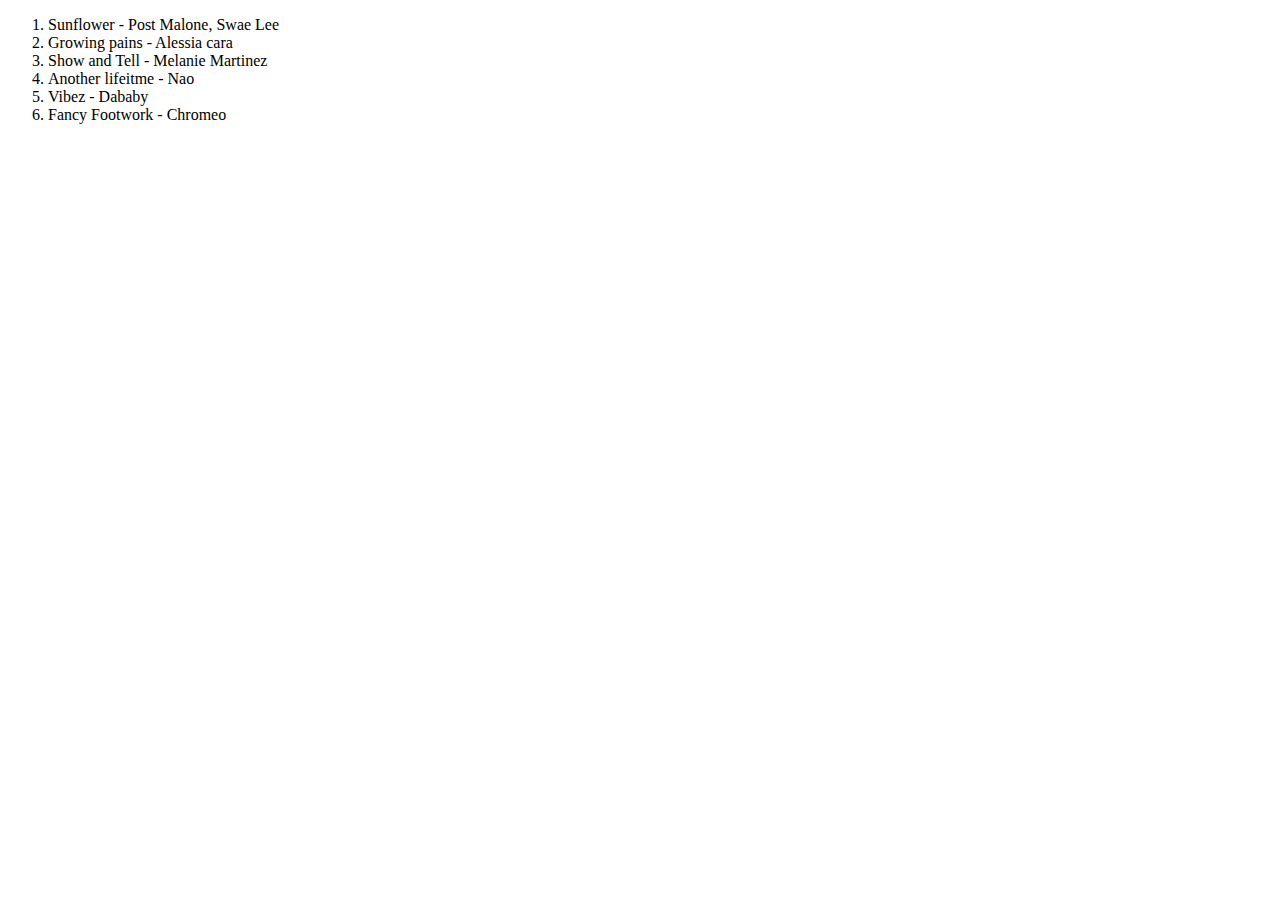
<file: playlist.html>
<!DOCTYPE html>
<html lang="en">
<head>
    <meta charset="UTF-8">
    <title>playlist</title>
</head>
<body>
    
    <ol>
        <li>Sunflower - Post Malone, Swae Lee</li>
        
        <li>Growing pains - Alessia cara</li>
        <li>Show and Tell - Melanie Martinez</li>
        <li>Another lifeitme - Nao</li>
        <li>Vibez - Dababy</li>
        <li>Fancy Footwork - Chromeo</li>
        
    </ol>
    
    
 
    
</body>
</html>
</file>
<file: opdracht2/Glider.js-master/docs/assets/css/noscript.css>
/*
	Stellar by HTML5 UP
	html5up.net | @ajlkn
	Free for personal and commercial use under the CCA 3.0 license (html5up.net/license)
*/

/* Header */

	body.is-preload #header.alt > * {
		opacity: 1;
	}

	body.is-preload #header.alt .logo {
		-moz-transform: none;
		-webkit-transform: none;
		-ms-transform: none;
		transform: none;
	}
</file>
<file: opdracht2/Glider.js-master/docs/assets/css/main.css>
@import url(font-awesome.min.css);
@import "https://fonts.googleapis.com/css?family=Source+Sans+Pro:300,400";

/*
  Stellar by HTML5 UP
  html5up.net | @ajlkn
  Free for personal and commercial use under the CCA 3.0 license (html5up.net/license)
*/

html, body, div, span, applet, object,
iframe, h1, h2, h3, h4, h5, h6, p, blockquote,
pre, a, abbr, acronym, address, big, cite,
code, del, dfn, em, img, ins, kbd, q, s, samp,
small, strike, strong, sub, sup, tt, var, b,
u, i, center, dl, dt, dd, ol, ul, li, fieldset,
form, label, legend, table, caption, tbody,
tfoot, thead, tr, th, td, article, aside,
canvas, details, embed, figure, figcaption,
footer, header, hgroup, menu, nav, output, ruby,
section, summary, time, mark, audio, video {
  margin: 0;
  padding: 0;
  border: 0;
  font-size: 100%;
  font: inherit;
  vertical-align: baseline;}

article, aside, details, figcaption, figure,
footer, header, hgroup, menu, nav, section {
  display: block;}

body {
  line-height: 1;
}

ol, ul {
  list-style: none;
}

blockquote, q {
  quotes: none;
}

  blockquote:before, blockquote:after, q:before, q:after {
    content: '';
    content: none;
  }

table {
  border-collapse: collapse;
  border-spacing: 0;
}

body {
  -webkit-text-size-adjust: none;
}

mark {
  background-color: transparent;
  color: inherit;
}

input::-moz-focus-inner {
  border: 0;
  padding: 0;
}

input, select, textarea {
  -moz-appearance: none;
  -webkit-appearance: none;
  -ms-appearance: none;
  appearance: none;
}

/* Basic */

  @-ms-viewport {
    width: device-width;
  }

  body {
    -ms-overflow-style: scrollbar;
  }

  @media screen and (max-width: 480px) {

    html, body {
      min-width: 320px;
    }

  }

  html {
    box-sizing: border-box;
  }

  *, *:before, *:after {
    box-sizing: inherit;
  }

  body {
    background-color: #935d8c;
    background-image: url("images/overlay.png"), -moz-linear-gradient(45deg, #e37682 15%, #5f4d93 85%);
    background-image: url("images/overlay.png"), -webkit-linear-gradient(45deg, #e37682 15%, #5f4d93 85%);
    background-image: url("images/overlay.png"), -ms-linear-gradient(45deg, #e37682 15%, #5f4d93 85%);
    background-image: url("images/overlay.png"), linear-gradient(45deg, #e37682 15%, #5f4d93 85%);
  }

    body.is-preload *, body.is-preload *:before, body.is-preload *:after {
      -moz-animation: none !important;
      -webkit-animation: none !important;
      -ms-animation: none !important;
      animation: none !important;
      -moz-transition: none !important;
      -webkit-transition: none !important;
      -ms-transition: none !important;
      transition: none !important;
    }

/* Type */

  body {
    background-color: #935d8c;
    color: rgba(255, 255, 255, 0.65);
  }

  body, input, select, textarea {
    font-family: "Source Sans Pro", Helvetica, sans-serif;
    font-size: 17pt;
    font-weight: 300;
    line-height: 1.65;
  }

    @media screen and (max-width: 1680px) {

      body, input, select, textarea {
        font-size: 14pt;
      }

    }

    @media screen and (max-width: 1280px) {

      body, input, select, textarea {
        font-size: 12pt;
      }

    }

    @media screen and (max-width: 360px) {

      body, input, select, textarea {
        font-size: 11pt;
      }

    }

  a {
    -moz-transition: color 0.2s ease, border-bottom 0.2s ease;
    -webkit-transition: color 0.2s ease, border-bottom 0.2s ease;
    -ms-transition: color 0.2s ease, border-bottom 0.2s ease;
    transition: color 0.2s ease, border-bottom 0.2s ease;
    text-decoration: none;
    border-bottom: dotted 1px;
    color: inherit;
  }

    a:hover {
      border-bottom-color: transparent;
    }

  strong, b {
    font-weight: 400;
  }

  em, i {
    font-style: italic;
  }

  p {
    margin: 0 0 2em 0;
  }

    p.content {
      -moz-columns: 20em 2;
      -webkit-columns: 20em 2;
      -ms-columns: 20em 2;
      columns: 20em 2;
      -moz-column-gap: 2em;
      -webkit-column-gap: 2em;
      -ms-column-gap: 2em;
      column-gap: 2em;
      text-align: justify;
    }

  h1, h2, h3, h4, h5, h6 {
    font-weight: 300;
    line-height: 1.5;
    margin: 0 0 0.7em 0;
    letter-spacing: -0.025em;
  }

    h1 a, h2 a, h3 a, h4 a, h5 a, h6 a {
      color: inherit;
      text-decoration: none;
    }

  h1 {
    font-size: 2.5em;
    line-height: 1.2;
  }

  h2 {
    font-size: 1.5em;
  }

  h3 {
    font-size: 1.25em;
  }

  h4 {
    font-size: 1.1em;
  }

  h5 {
    font-size: 0.9em;
  }

  h6 {
    font-size: 0.7em;
  }

  @media screen and (max-width: 736px) {

    h1 {
      font-size: 2em;
    }

  }

  sub {
    font-size: 0.8em;
    position: relative;
    top: 0.5em;
  }

  sup {
    font-size: 0.8em;
    position: relative;
    top: -0.5em;
  }

  blockquote {
    border-left: solid 4px;
    font-style: italic;
    margin: 0 0 2em 0;
    padding: 0.5em 0 0.5em 2em;
  }

  code {
    border-radius: 8px;
    border: solid 1px;
    font-family: "Courier New", monospace;
    font-size: 0.9em;
    margin: 0 0.25em;
    padding: 0.25em 0.65em;
  }

  pre {
    -webkit-overflow-scrolling: touch;
    font-family: "Courier New", monospace;
    font-size: 0.9em;
    margin: 0 0 2em 0;
  }

    pre code {
      display: block;
      line-height: 1.75;
      padding: 1em 1.5em;
      overflow-x: auto;
    }

  hr {
    border: 0;
    border-bottom: solid 1px;
    margin: 2em 0;
  }

    hr.major {
      margin: 3em 0;
    }

  .align-left {
    text-align: left;
  }

  .align-center {
    text-align: center;
  }

  .align-right {
    text-align: right;
  }

  input, select, textarea {
    color: #ffffff;
  }

  a:hover {
    color: #ffffff;
  }

  strong, b {
    color: #ffffff;
  }

  h1, h2, h3, h4, h5, h6 {
    color: #ffffff;
  }

  blockquote {
    border-left-color: rgba(255, 255, 255, 0.35);
  }

  code {
    background: rgba(255, 255, 255, 0.075);
    border-color: rgba(255, 255, 255, 0.35);
  }

  hr {
    border-bottom-color: rgba(255, 255, 255, 0.35);
  }

/* Row */

  .row {
    display: flex;
    flex-wrap: wrap;
    box-sizing: border-box;
    align-items: stretch;
  }

    .row > * {
      box-sizing: border-box;
    }

    .row.gtr-uniform > * > :last-child {
      margin-bottom: 0;
    }

    .row.aln-left {
      justify-content: flex-start;
    }

    .row.aln-center {
      justify-content: center;
    }

    .row.aln-right {
      justify-content: flex-end;
    }

    .row.aln-top {
      align-items: flex-start;
    }

    .row.aln-middle {
      align-items: center;
    }

    .row.aln-bottom {
      align-items: flex-end;
    }

    .row > .imp {
      order: -1;
    }

    .row > .col-1 {
      width: 8.3333333333%;
    }

    .row > .off-1 {
      margin-left: 8.3333333333%;
    }

    .row > .col-2 {
      width: 16.6666666667%;
    }

    .row > .off-2 {
      margin-left: 16.6666666667%;
    }

    .row > .col-3 {
      width: 25%;
    }

    .row > .off-3 {
      margin-left: 25%;
    }

    .row > .col-4 {
      width: 33.3333333333%;
    }

    .row > .off-4 {
      margin-left: 33.3333333333%;
    }

    .row > .col-5 {
      width: 41.6666666667%;
    }

    .row > .off-5 {
      margin-left: 41.6666666667%;
    }

    .row > .col-6 {
      width: 50%;
    }

    .row > .off-6 {
      margin-left: 50%;
    }

    .row > .col-7 {
      width: 58.3333333333%;
    }

    .row > .off-7 {
      margin-left: 58.3333333333%;
    }

    .row > .col-8 {
      width: 66.6666666667%;
    }

    .row > .off-8 {
      margin-left: 66.6666666667%;
    }

    .row > .col-9 {
      width: 75%;
    }

    .row > .off-9 {
      margin-left: 75%;
    }

    .row > .col-10 {
      width: 83.3333333333%;
    }

    .row > .off-10 {
      margin-left: 83.3333333333%;
    }

    .row > .col-11 {
      width: 91.6666666667%;
    }

    .row > .off-11 {
      margin-left: 91.6666666667%;
    }

    .row > .col-12 {
      width: 100%;
    }

    .row > .off-12 {
      margin-left: 100%;
    }

    .row.gtr-0 {
      margin-top: 0;
      margin-left: 0em;
    }

      .row.gtr-0 > * {
        padding: 0 0 0 0em;
      }

      .row.gtr-0.gtr-uniform {
        margin-top: 0em;
      }

        .row.gtr-0.gtr-uniform > * {
          padding-top: 0em;
        }

    .row.gtr-25 {
      margin-top: 0;
      margin-left: -0.375em;
    }

      .row.gtr-25 > * {
        padding: 0 0 0 0.375em;
      }

      .row.gtr-25.gtr-uniform {
        margin-top: -0.375em;
      }

        .row.gtr-25.gtr-uniform > * {
          padding-top: 0.375em;
        }

    .row.gtr-50 {
      margin-top: 0;
      margin-left: -0.75em;
    }

      .row.gtr-50 > * {
        padding: 0 0 0 0.75em;
      }

      .row.gtr-50.gtr-uniform {
        margin-top: -0.75em;
      }

        .row.gtr-50.gtr-uniform > * {
          padding-top: 0.75em;
        }

    .row {
      margin-top: 0;
      margin-left: -1.5em;
    }

      .row > * {
        padding: 0 0 0 1.5em;
      }

      .row.gtr-uniform {
        margin-top: -1.5em;
      }

        .row.gtr-uniform > * {
          padding-top: 1.5em;
        }

    .row.gtr-150 {
      margin-top: 0;
      margin-left: -2.25em;
    }

      .row.gtr-150 > * {
        padding: 0 0 0 2.25em;
      }

      .row.gtr-150.gtr-uniform {
        margin-top: -2.25em;
      }

        .row.gtr-150.gtr-uniform > * {
          padding-top: 2.25em;
        }

    .row.gtr-200 {
      margin-top: 0;
      margin-left: -3em;
    }

      .row.gtr-200 > * {
        padding: 0 0 0 3em;
      }

      .row.gtr-200.gtr-uniform {
        margin-top: -3em;
      }

        .row.gtr-200.gtr-uniform > * {
          padding-top: 3em;
        }

    @media screen and (max-width: 1680px) {

      .row {
        display: flex;
        flex-wrap: wrap;
        box-sizing: border-box;
        align-items: stretch;
      }

        .row > * {
          box-sizing: border-box;
        }

        .row.gtr-uniform > * > :last-child {
          margin-bottom: 0;
        }

        .row.aln-left {
          justify-content: flex-start;
        }

        .row.aln-center {
          justify-content: center;
        }

        .row.aln-right {
          justify-content: flex-end;
        }

        .row.aln-top {
          align-items: flex-start;
        }

        .row.aln-middle {
          align-items: center;
        }

        .row.aln-bottom {
          align-items: flex-end;
        }

        .row > .imp-xlarge {
          order: -1;
        }

        .row > .col-1-xlarge {
          width: 8.3333333333%;
        }

        .row > .off-1-xlarge {
          margin-left: 8.3333333333%;
        }

        .row > .col-2-xlarge {
          width: 16.6666666667%;
        }

        .row > .off-2-xlarge {
          margin-left: 16.6666666667%;
        }

        .row > .col-3-xlarge {
          width: 25%;
        }

        .row > .off-3-xlarge {
          margin-left: 25%;
        }

        .row > .col-4-xlarge {
          width: 33.3333333333%;
        }

        .row > .off-4-xlarge {
          margin-left: 33.3333333333%;
        }

        .row > .col-5-xlarge {
          width: 41.6666666667%;
        }

        .row > .off-5-xlarge {
          margin-left: 41.6666666667%;
        }

        .row > .col-6-xlarge {
          width: 50%;
        }

        .row > .off-6-xlarge {
          margin-left: 50%;
        }

        .row > .col-7-xlarge {
          width: 58.3333333333%;
        }

        .row > .off-7-xlarge {
          margin-left: 58.3333333333%;
        }

        .row > .col-8-xlarge {
          width: 66.6666666667%;
        }

        .row > .off-8-xlarge {
          margin-left: 66.6666666667%;
        }

        .row > .col-9-xlarge {
          width: 75%;
        }

        .row > .off-9-xlarge {
          margin-left: 75%;
        }

        .row > .col-10-xlarge {
          width: 83.3333333333%;
        }

        .row > .off-10-xlarge {
          margin-left: 83.3333333333%;
        }

        .row > .col-11-xlarge {
          width: 91.6666666667%;
        }

        .row > .off-11-xlarge {
          margin-left: 91.6666666667%;
        }

        .row > .col-12-xlarge {
          width: 100%;
        }

        .row > .off-12-xlarge {
          margin-left: 100%;
        }

        .row.gtr-0 {
          margin-top: 0;
          margin-left: 0em;
        }

          .row.gtr-0 > * {
            padding: 0 0 0 0em;
          }

          .row.gtr-0.gtr-uniform {
            margin-top: 0em;
          }

            .row.gtr-0.gtr-uniform > * {
              padding-top: 0em;
            }

        .row.gtr-25 {
          margin-top: 0;
          margin-left: -0.375em;
        }

          .row.gtr-25 > * {
            padding: 0 0 0 0.375em;
          }

          .row.gtr-25.gtr-uniform {
            margin-top: -0.375em;
          }

            .row.gtr-25.gtr-uniform > * {
              padding-top: 0.375em;
            }

        .row.gtr-50 {
          margin-top: 0;
          margin-left: -0.75em;
        }

          .row.gtr-50 > * {
            padding: 0 0 0 0.75em;
          }

          .row.gtr-50.gtr-uniform {
            margin-top: -0.75em;
          }

            .row.gtr-50.gtr-uniform > * {
              padding-top: 0.75em;
            }

        .row {
          margin-top: 0;
          margin-left: -1.5em;
        }

          .row > * {
            padding: 0 0 0 1.5em;
          }

          .row.gtr-uniform {
            margin-top: -1.5em;
          }

            .row.gtr-uniform > * {
              padding-top: 1.5em;
            }

        .row.gtr-150 {
          margin-top: 0;
          margin-left: -2.25em;
        }

          .row.gtr-150 > * {
            padding: 0 0 0 2.25em;
          }

          .row.gtr-150.gtr-uniform {
            margin-top: -2.25em;
          }

            .row.gtr-150.gtr-uniform > * {
              padding-top: 2.25em;
            }

        .row.gtr-200 {
          margin-top: 0;
          margin-left: -3em;
        }

          .row.gtr-200 > * {
            padding: 0 0 0 3em;
          }

          .row.gtr-200.gtr-uniform {
            margin-top: -3em;
          }

            .row.gtr-200.gtr-uniform > * {
              padding-top: 3em;
            }

    }

    @media screen and (max-width: 1280px) {

      .row {
        display: flex;
        flex-wrap: wrap;
        box-sizing: border-box;
        align-items: stretch;
      }

        .row > * {
          box-sizing: border-box;
        }

        .row.gtr-uniform > * > :last-child {
          margin-bottom: 0;
        }

        .row.aln-left {
          justify-content: flex-start;
        }

        .row.aln-center {
          justify-content: center;
        }

        .row.aln-right {
          justify-content: flex-end;
        }

        .row.aln-top {
          align-items: flex-start;
        }

        .row.aln-middle {
          align-items: center;
        }

        .row.aln-bottom {
          align-items: flex-end;
        }

        .row > .imp-large {
          order: -1;
        }

        .row > .col-1-large {
          width: 8.3333333333%;
        }

        .row > .off-1-large {
          margin-left: 8.3333333333%;
        }

        .row > .col-2-large {
          width: 16.6666666667%;
        }

        .row > .off-2-large {
          margin-left: 16.6666666667%;
        }

        .row > .col-3-large {
          width: 25%;
        }

        .row > .off-3-large {
          margin-left: 25%;
        }

        .row > .col-4-large {
          width: 33.3333333333%;
        }

        .row > .off-4-large {
          margin-left: 33.3333333333%;
        }

        .row > .col-5-large {
          width: 41.6666666667%;
        }

        .row > .off-5-large {
          margin-left: 41.6666666667%;
        }

        .row > .col-6-large {
          width: 50%;
        }

        .row > .off-6-large {
          margin-left: 50%;
        }

        .row > .col-7-large {
          width: 58.3333333333%;
        }

        .row > .off-7-large {
          margin-left: 58.3333333333%;
        }

        .row > .col-8-large {
          width: 66.6666666667%;
        }

        .row > .off-8-large {
          margin-left: 66.6666666667%;
        }

        .row > .col-9-large {
          width: 75%;
        }

        .row > .off-9-large {
          margin-left: 75%;
        }

        .row > .col-10-large {
          width: 83.3333333333%;
        }

        .row > .off-10-large {
          margin-left: 83.3333333333%;
        }

        .row > .col-11-large {
          width: 91.6666666667%;
        }

        .row > .off-11-large {
          margin-left: 91.6666666667%;
        }

        .row > .col-12-large {
          width: 100%;
        }

        .row > .off-12-large {
          margin-left: 100%;
        }

        .row.gtr-0 {
          margin-top: 0;
          margin-left: 0em;
        }

          .row.gtr-0 > * {
            padding: 0 0 0 0em;
          }

          .row.gtr-0.gtr-uniform {
            margin-top: 0em;
          }

            .row.gtr-0.gtr-uniform > * {
              padding-top: 0em;
            }

        .row.gtr-25 {
          margin-top: 0;
          margin-left: -0.375em;
        }

          .row.gtr-25 > * {
            padding: 0 0 0 0.375em;
          }

          .row.gtr-25.gtr-uniform {
            margin-top: -0.375em;
          }

            .row.gtr-25.gtr-uniform > * {
              padding-top: 0.375em;
            }

        .row.gtr-50 {
          margin-top: 0;
          margin-left: -0.75em;
        }

          .row.gtr-50 > * {
            padding: 0 0 0 0.75em;
          }

          .row.gtr-50.gtr-uniform {
            margin-top: -0.75em;
          }

            .row.gtr-50.gtr-uniform > * {
              padding-top: 0.75em;
            }

        .row {
          margin-top: 0;
          margin-left: -1.5em;
        }

          .row > * {
            padding: 0 0 0 1.5em;
          }

          .row.gtr-uniform {
            margin-top: -1.5em;
          }

            .row.gtr-uniform > * {
              padding-top: 1.5em;
            }

        .row.gtr-150 {
          margin-top: 0;
          margin-left: -2.25em;
        }

          .row.gtr-150 > * {
            padding: 0 0 0 2.25em;
          }

          .row.gtr-150.gtr-uniform {
            margin-top: -2.25em;
          }

            .row.gtr-150.gtr-uniform > * {
              padding-top: 2.25em;
            }

        .row.gtr-200 {
          margin-top: 0;
          margin-left: -3em;
        }

          .row.gtr-200 > * {
            padding: 0 0 0 3em;
          }

          .row.gtr-200.gtr-uniform {
            margin-top: -3em;
          }

            .row.gtr-200.gtr-uniform > * {
              padding-top: 3em;
            }

    }

    @media screen and (max-width: 980px) {

      .row {
        display: flex;
        flex-wrap: wrap;
        box-sizing: border-box;
        align-items: stretch;
      }

        .row > * {
          box-sizing: border-box;
        }

        .row.gtr-uniform > * > :last-child {
          margin-bottom: 0;
        }

        .row.aln-left {
          justify-content: flex-start;
        }

        .row.aln-center {
          justify-content: center;
        }

        .row.aln-right {
          justify-content: flex-end;
        }

        .row.aln-top {
          align-items: flex-start;
        }

        .row.aln-middle {
          align-items: center;
        }

        .row.aln-bottom {
          align-items: flex-end;
        }

        .row > .imp-medium {
          order: -1;
        }

        .row > .col-1-medium {
          width: 8.3333333333%;
        }

        .row > .off-1-medium {
          margin-left: 8.3333333333%;
        }

        .row > .col-2-medium {
          width: 16.6666666667%;
        }

        .row > .off-2-medium {
          margin-left: 16.6666666667%;
        }

        .row > .col-3-medium {
          width: 25%;
        }

        .row > .off-3-medium {
          margin-left: 25%;
        }

        .row > .col-4-medium {
          width: 33.3333333333%;
        }

        .row > .off-4-medium {
          margin-left: 33.3333333333%;
        }

        .row > .col-5-medium {
          width: 41.6666666667%;
        }

        .row > .off-5-medium {
          margin-left: 41.6666666667%;
        }

        .row > .col-6-medium {
          width: 50%;
        }

        .row > .off-6-medium {
          margin-left: 50%;
        }

        .row > .col-7-medium {
          width: 58.3333333333%;
        }

        .row > .off-7-medium {
          margin-left: 58.3333333333%;
        }

        .row > .col-8-medium {
          width: 66.6666666667%;
        }

        .row > .off-8-medium {
          margin-left: 66.6666666667%;
        }

        .row > .col-9-medium {
          width: 75%;
        }

        .row > .off-9-medium {
          margin-left: 75%;
        }

        .row > .col-10-medium {
          width: 83.3333333333%;
        }

        .row > .off-10-medium {
          margin-left: 83.3333333333%;
        }

        .row > .col-11-medium {
          width: 91.6666666667%;
        }

        .row > .off-11-medium {
          margin-left: 91.6666666667%;
        }

        .row > .col-12-medium {
          width: 100%;
        }

        .row > .off-12-medium {
          margin-left: 100%;
        }

        .row.gtr-0 {
          margin-top: 0;
          margin-left: 0em;
        }

          .row.gtr-0 > * {
            padding: 0 0 0 0em;
          }

          .row.gtr-0.gtr-uniform {
            margin-top: 0em;
          }

            .row.gtr-0.gtr-uniform > * {
              padding-top: 0em;
            }

        .row.gtr-25 {
          margin-top: 0;
          margin-left: -0.375em;
        }

          .row.gtr-25 > * {
            padding: 0 0 0 0.375em;
          }

          .row.gtr-25.gtr-uniform {
            margin-top: -0.375em;
          }

            .row.gtr-25.gtr-uniform > * {
              padding-top: 0.375em;
            }

        .row.gtr-50 {
          margin-top: 0;
          margin-left: -0.75em;
        }

          .row.gtr-50 > * {
            padding: 0 0 0 0.75em;
          }

          .row.gtr-50.gtr-uniform {
            margin-top: -0.75em;
          }

            .row.gtr-50.gtr-uniform > * {
              padding-top: 0.75em;
            }

        .row {
          margin-top: 0;
          margin-left: -1.5em;
        }

          .row > * {
            padding: 0 0 0 1.5em;
          }

          .row.gtr-uniform {
            margin-top: -1.5em;
          }

            .row.gtr-uniform > * {
              padding-top: 1.5em;
            }

        .row.gtr-150 {
          margin-top: 0;
          margin-left: -2.25em;
        }

          .row.gtr-150 > * {
            padding: 0 0 0 2.25em;
          }

          .row.gtr-150.gtr-uniform {
            margin-top: -2.25em;
          }

            .row.gtr-150.gtr-uniform > * {
              padding-top: 2.25em;
            }

        .row.gtr-200 {
          margin-top: 0;
          margin-left: -3em;
        }

          .row.gtr-200 > * {
            padding: 0 0 0 3em;
          }

          .row.gtr-200.gtr-uniform {
            margin-top: -3em;
          }

            .row.gtr-200.gtr-uniform > * {
              padding-top: 3em;
            }

    }

    @media screen and (max-width: 736px) {

      .row {
        display: flex;
        flex-wrap: wrap;
        box-sizing: border-box;
        align-items: stretch;
      }

        .row > * {
          box-sizing: border-box;
        }

        .row.gtr-uniform > * > :last-child {
          margin-bottom: 0;
        }

        .row.aln-left {
          justify-content: flex-start;
        }

        .row.aln-center {
          justify-content: center;
        }

        .row.aln-right {
          justify-content: flex-end;
        }

        .row.aln-top {
          align-items: flex-start;
        }

        .row.aln-middle {
          align-items: center;
        }

        .row.aln-bottom {
          align-items: flex-end;
        }

        .row > .imp-small {
          order: -1;
        }

        .row > .col-1-small {
          width: 8.3333333333%;
        }

        .row > .off-1-small {
          margin-left: 8.3333333333%;
        }

        .row > .col-2-small {
          width: 16.6666666667%;
        }

        .row > .off-2-small {
          margin-left: 16.6666666667%;
        }

        .row > .col-3-small {
          width: 25%;
        }

        .row > .off-3-small {
          margin-left: 25%;
        }

        .row > .col-4-small {
          width: 33.3333333333%;
        }

        .row > .off-4-small {
          margin-left: 33.3333333333%;
        }

        .row > .col-5-small {
          width: 41.6666666667%;
        }

        .row > .off-5-small {
          margin-left: 41.6666666667%;
        }

        .row > .col-6-small {
          width: 50%;
        }

        .row > .off-6-small {
          margin-left: 50%;
        }

        .row > .col-7-small {
          width: 58.3333333333%;
        }

        .row > .off-7-small {
          margin-left: 58.3333333333%;
        }

        .row > .col-8-small {
          width: 66.6666666667%;
        }

        .row > .off-8-small {
          margin-left: 66.6666666667%;
        }

        .row > .col-9-small {
          width: 75%;
        }

        .row > .off-9-small {
          margin-left: 75%;
        }

        .row > .col-10-small {
          width: 83.3333333333%;
        }

        .row > .off-10-small {
          margin-left: 83.3333333333%;
        }

        .row > .col-11-small {
          width: 91.6666666667%;
        }

        .row > .off-11-small {
          margin-left: 91.6666666667%;
        }

        .row > .col-12-small {
          width: 100%;
        }

        .row > .off-12-small {
          margin-left: 100%;
        }

        .row.gtr-0 {
          margin-top: 0;
          margin-left: 0em;
        }

          .row.gtr-0 > * {
            padding: 0 0 0 0em;
          }

          .row.gtr-0.gtr-uniform {
            margin-top: 0em;
          }

            .row.gtr-0.gtr-uniform > * {
              padding-top: 0em;
            }

        .row.gtr-25 {
          margin-top: 0;
          margin-left: -0.25em;
        }

          .row.gtr-25 > * {
            padding: 0 0 0 0.25em;
          }

          .row.gtr-25.gtr-uniform {
            margin-top: -0.25em;
          }

            .row.gtr-25.gtr-uniform > * {
              padding-top: 0.25em;
            }

        .row.gtr-50 {
          margin-top: 0;
          margin-left: -0.5em;
        }

          .row.gtr-50 > * {
            padding: 0 0 0 0.5em;
          }

          .row.gtr-50.gtr-uniform {
            margin-top: -0.5em;
          }

            .row.gtr-50.gtr-uniform > * {
              padding-top: 0.5em;
            }

        .row {
          margin-top: 0;
          margin-left: -1em;
        }

          .row > * {
            padding: 0 0 0 1em;
          }

          .row.gtr-uniform {
            margin-top: -1em;
          }

            .row.gtr-uniform > * {
              padding-top: 1em;
            }

        .row.gtr-150 {
          margin-top: 0;
          margin-left: -1.5em;
        }

          .row.gtr-150 > * {
            padding: 0 0 0 1.5em;
          }

          .row.gtr-150.gtr-uniform {
            margin-top: -1.5em;
          }

            .row.gtr-150.gtr-uniform > * {
              padding-top: 1.5em;
            }

        .row.gtr-200 {
          margin-top: 0;
          margin-left: -2em;
        }

          .row.gtr-200 > * {
            padding: 0 0 0 2em;
          }

          .row.gtr-200.gtr-uniform {
            margin-top: -2em;
          }

            .row.gtr-200.gtr-uniform > * {
              padding-top: 2em;
            }

    }

    @media screen and (max-width: 480px) {

      .row {
        display: flex;
        flex-wrap: wrap;
        box-sizing: border-box;
        align-items: stretch;
      }

        .row > * {
          box-sizing: border-box;
        }

        .row.gtr-uniform > * > :last-child {
          margin-bottom: 0;
        }

        .row.aln-left {
          justify-content: flex-start;
        }

        .row.aln-center {
          justify-content: center;
        }

        .row.aln-right {
          justify-content: flex-end;
        }

        .row.aln-top {
          align-items: flex-start;
        }

        .row.aln-middle {
          align-items: center;
        }

        .row.aln-bottom {
          align-items: flex-end;
        }

        .row > .imp-xsmall {
          order: -1;
        }

        .row > .col-1-xsmall {
          width: 8.3333333333%;
        }

        .row > .off-1-xsmall {
          margin-left: 8.3333333333%;
        }

        .row > .col-2-xsmall {
          width: 16.6666666667%;
        }

        .row > .off-2-xsmall {
          margin-left: 16.6666666667%;
        }

        .row > .col-3-xsmall {
          width: 25%;
        }

        .row > .off-3-xsmall {
          margin-left: 25%;
        }

        .row > .col-4-xsmall {
          width: 33.3333333333%;
        }

        .row > .off-4-xsmall {
          margin-left: 33.3333333333%;
        }

        .row > .col-5-xsmall {
          width: 41.6666666667%;
        }

        .row > .off-5-xsmall {
          margin-left: 41.6666666667%;
        }

        .row > .col-6-xsmall {
          width: 50%;
        }

        .row > .off-6-xsmall {
          margin-left: 50%;
        }

        .row > .col-7-xsmall {
          width: 58.3333333333%;
        }

        .row > .off-7-xsmall {
          margin-left: 58.3333333333%;
        }

        .row > .col-8-xsmall {
          width: 66.6666666667%;
        }

        .row > .off-8-xsmall {
          margin-left: 66.6666666667%;
        }

        .row > .col-9-xsmall {
          width: 75%;
        }

        .row > .off-9-xsmall {
          margin-left: 75%;
        }

        .row > .col-10-xsmall {
          width: 83.3333333333%;
        }

        .row > .off-10-xsmall {
          margin-left: 83.3333333333%;
        }

        .row > .col-11-xsmall {
          width: 91.6666666667%;
        }

        .row > .off-11-xsmall {
          margin-left: 91.6666666667%;
        }

        .row > .col-12-xsmall {
          width: 100%;
        }

        .row > .off-12-xsmall {
          margin-left: 100%;
        }

        .row.gtr-0 {
          margin-top: 0;
          margin-left: 0em;
        }

          .row.gtr-0 > * {
            padding: 0 0 0 0em;
          }

          .row.gtr-0.gtr-uniform {
            margin-top: 0em;
          }

            .row.gtr-0.gtr-uniform > * {
              padding-top: 0em;
            }

        .row.gtr-25 {
          margin-top: 0;
          margin-left: -0.3125em;
        }

          .row.gtr-25 > * {
            padding: 0 0 0 0.3125em;
          }

          .row.gtr-25.gtr-uniform {
            margin-top: -0.3125em;
          }

            .row.gtr-25.gtr-uniform > * {
              padding-top: 0.3125em;
            }

        .row.gtr-50 {
          margin-top: 0;
          margin-left: -0.625em;
        }

          .row.gtr-50 > * {
            padding: 0 0 0 0.625em;
          }

          .row.gtr-50.gtr-uniform {
            margin-top: -0.625em;
          }

            .row.gtr-50.gtr-uniform > * {
              padding-top: 0.625em;
            }

        .row {
          margin-top: 0;
          margin-left: -1.25em;
        }

          .row > * {
            padding: 0 0 0 1.25em;
          }

          .row.gtr-uniform {
            margin-top: -1.25em;
          }

            .row.gtr-uniform > * {
              padding-top: 1.25em;
            }

        .row.gtr-150 {
          margin-top: 0;
          margin-left: -1.875em;
        }

          .row.gtr-150 > * {
            padding: 0 0 0 1.875em;
          }

          .row.gtr-150.gtr-uniform {
            margin-top: -1.875em;
          }

            .row.gtr-150.gtr-uniform > * {
              padding-top: 1.875em;
            }

        .row.gtr-200 {
          margin-top: 0;
          margin-left: -2.5em;
        }

          .row.gtr-200 > * {
            padding: 0 0 0 2.5em;
          }

          .row.gtr-200.gtr-uniform {
            margin-top: -2.5em;
          }

            .row.gtr-200.gtr-uniform > * {
              padding-top: 2.5em;
            }

    }

/* Box */

  .box {
    border-radius: 8px;
    border: solid;
    margin-bottom: 2em;
    padding: 1.5em;
  }

    .box > :last-child,
    .box > :last-child > :last-child,
    .box > :last-child > :last-child > :last-child {
      margin-bottom: 0;
    }

    .box.alt {
      border: 0;
      border-radius: 0;
      padding: 0;
    }

  .box {
    border-color: rgba(255, 255, 255, 0.35);
  }

/* Button */

  input[type="submit"],
  input[type="reset"],
  input[type="button"],
  .button {
    -moz-appearance: none;
    -webkit-appearance: none;
    -ms-appearance: none;
    appearance: none;
    -moz-transition: background-color 0.2s ease-in-out, color 0.2s ease-in-out;
    -webkit-transition: background-color 0.2s ease-in-out, color 0.2s ease-in-out;
    -ms-transition: background-color 0.2s ease-in-out, color 0.2s ease-in-out;
    transition: background-color 0.2s ease-in-out, color 0.2s ease-in-out;
    border-radius: 8px;
    border: 0;
    cursor: pointer;
    display: inline-block;
    font-weight: 300;
    height: 2.75em;
    line-height: 2.75em;
    min-width: 9.25em;
    padding: 0 1.5em;
    text-align: center;
    text-decoration: none;
    white-space: nowrap;
  }

    input[type="submit"].icon,
    input[type="reset"].icon,
    input[type="button"].icon,
    button.icon,
    .button.icon {
      padding-left: 1.35em;
    }

      input[type="submit"].icon:before,
      input[type="reset"].icon:before,
      input[type="button"].icon:before,
      button.icon:before,
      .button.icon:before {
        margin-right: 0.5em;
      }

    input[type="submit"].fit,
    input[type="reset"].fit,
    input[type="button"].fit,
    button.fit,
    .button.fit {
      width: 100%;
    }

    input[type="submit"].small,
    input[type="reset"].small,
    input[type="button"].small,
    button.small,
    .button.small {
      font-size: 0.8em;
    }

    input[type="submit"].large,
    input[type="reset"].large,
    input[type="button"].large,
    button.large,
    .button.large {
      font-size: 1.35em;
    }

    input[type="submit"].disabled, input[type="submit"]:disabled,
    input[type="reset"].disabled,
    input[type="reset"]:disabled,
    input[type="button"].disabled,
    input[type="button"]:disabled,
    .button.disabled,
    .button:disabled {
      pointer-events: none;
      opacity: 0.25;
    }

    @media screen and (max-width: 736px) {

      input[type="submit"],
      input[type="reset"],
      input[type="button"],
      .button {
        min-width: 0;
      }

    }

  input[type="submit"],
  input[type="reset"],
  input[type="button"],
  .button {
    background-color: transparent;
    box-shadow: inset 0 0 0 1px rgba(255, 255, 255, 0.35);
    color: #ffffff !important;
  }

    input[type="submit"]:hover,
    input[type="reset"]:hover,
    input[type="button"]:hover,
    .button:hover {
      background-color: rgba(255, 255, 255, 0.075);
    }

    input[type="submit"]:active,
    input[type="reset"]:active,
    input[type="button"]:active,
    .button:active {
      background-color: rgba(255, 255, 255, 0.2);
    }

    input[type="submit"].icon:before,
    input[type="reset"].icon:before,
    input[type="button"].icon:before,
    button.icon:before,
    .button.icon:before {
      color: rgba(255, 255, 255, 0.5);
    }

    input[type="submit"].primary,
    input[type="reset"].primary,
    input[type="button"].primary,
    button.primary,
    .button.primary {
      background-color: #8cc9f0;
      color: #ffffff !important;
      box-shadow: none;
    }

      input[type="submit"].primary:hover,
      input[type="reset"].primary:hover,
      input[type="button"].primary:hover,
      button.primary:hover,
      .button.primary:hover {
        background-color: #9acff2;
      }

      input[type="submit"].primary:active,
      input[type="reset"].primary:active,
      input[type="button"].primary:active,
      button.primary:active,
      .button.primary:active {
        background-color: #7ec3ee;
      }

      input[type="submit"].primary.icon:before,
      input[type="reset"].primary.icon:before,
      input[type="button"].primary.icon:before,
      button.primary.icon:before,
      .button.primary.icon:before {
        color: #ffffff !important;
      }

/* Form */

  form {
    margin: 0 0 2em 0;
  }

  label {
    display: block;
    font-size: 0.9em;
    font-weight: 400;
    margin: 0 0 1em 0;
  }

  input[type="text"],
  input[type="password"],
  input[type="email"],
  select,
  textarea {
    -moz-appearance: none;
    -webkit-appearance: none;
    -ms-appearance: none;
    appearance: none;
    border-radius: 8px;
    border: solid 1px;
    color: inherit;
    display: block;
    outline: 0;
    padding: 0 1em;
    text-decoration: none;
    width: 100%;
  }

    input[type="text"]:invalid,
    input[type="password"]:invalid,
    input[type="email"]:invalid,
    select:invalid,
    textarea:invalid {
      box-shadow: none;
    }

  select {
    background-size: 1.25rem;
    background-repeat: no-repeat;
    background-position: calc(100% - 1rem) center;
    height: 2.75em;
    padding-right: 2.75em;
    text-overflow: ellipsis;
  }

    select:focus::-ms-value {
      background-color: transparent;
    }

    select::-ms-expand {
      display: none;
    }

  input[type="text"],
  input[type="password"],
  input[type="email"],
  select {
    height: 2.75em;
  }

  textarea {
    padding: 0.75em 1em;
  }

  input[type="checkbox"],
  input[type="radio"] {
    -moz-appearance: none;
    -webkit-appearance: none;
    -ms-appearance: none;
    appearance: none;
    display: block;
    float: left;
    margin-right: -2em;
    opacity: 0;
    width: 1em;
    z-index: -1;
  }

    input[type="checkbox"] + label,
    input[type="radio"] + label {
      text-decoration: none;
      cursor: pointer;
      display: inline-block;
      font-size: 1em;
      font-weight: 300;
      padding-left: 2.4em;
      padding-right: 0.75em;
      position: relative;
    }

      input[type="checkbox"] + label:before,
      input[type="radio"] + label:before {
        -moz-osx-font-smoothing: grayscale;
        -webkit-font-smoothing: antialiased;
        font-family: FontAwesome;
        font-style: normal;
        font-weight: normal;
        text-transform: none !important;
      }

      input[type="checkbox"] + label:before,
      input[type="radio"] + label:before {
        border-radius: 8px;
        border: solid 1px;
        content: '';
        display: inline-block;
        height: 1.65em;
        left: 0;
        line-height: 1.58125em;
        position: absolute;
        text-align: center;
        top: 0;
        width: 1.65em;
      }

    input[type="checkbox"]:checked + label:before,
    input[type="radio"]:checked + label:before {
      content: '\f00c';
    }

  input[type="checkbox"] + label:before {
    border-radius: 8px;
  }

  input[type="radio"] + label:before {
    border-radius: 100%;
  }

  ::-webkit-input-placeholder {
    opacity: 1.0;
  }

  :-moz-placeholder {
    opacity: 1.0;
  }

  ::-moz-placeholder {
    opacity: 1.0;
  }

  :-ms-input-placeholder {
    opacity: 1.0;
  }

  label {
    color: #ffffff;
  }

  input[type="text"],
  input[type="password"],
  input[type="email"],
  select,
  textarea {
    background-color: rgba(255, 255, 255, 0.075);
    border-color: rgba(255, 255, 255, 0.35);
  }

    input[type="text"]:focus,
    input[type="password"]:focus,
    input[type="email"]:focus,
    select:focus,
    textarea:focus {
      border-color: #8cc9f0;
      box-shadow: 0 0 0 1px #8cc9f0;
    }

  select {
    background-image: url("data:image/svg+xml;charset=utf8,%3Csvg xmlns='http://www.w3.org/2000/svg' width='40' height='40' preserveAspectRatio='none' viewBox='0 0 40 40'%3E%3Cpath d='M9.4,12.3l10.4,10.4l10.4-10.4c0.2-0.2,0.5-0.4,0.9-0.4c0.3,0,0.6,0.1,0.9,0.4l3.3,3.3c0.2,0.2,0.4,0.5,0.4,0.9 c0,0.4-0.1,0.6-0.4,0.9L20.7,31.9c-0.2,0.2-0.5,0.4-0.9,0.4c-0.3,0-0.6-0.1-0.9-0.4L4.3,17.3c-0.2-0.2-0.4-0.5-0.4-0.9 c0-0.4,0.1-0.6,0.4-0.9l3.3-3.3c0.2-0.2,0.5-0.4,0.9-0.4S9.1,12.1,9.4,12.3z' fill='rgba(255, 255, 255, 0.35)' /%3E%3C/svg%3E");
  }

    select option {
      color: #ffffff;
      background: #935d8c;
    }

  input[type="checkbox"] + label,
  input[type="radio"] + label {
    color: rgba(255, 255, 255, 0.65);
  }

    input[type="checkbox"] + label:before,
    input[type="radio"] + label:before {
      background: rgba(255, 255, 255, 0.075);
      border-color: rgba(255, 255, 255, 0.35);
    }

  input[type="checkbox"]:checked + label:before,
  input[type="radio"]:checked + label:before {
    background-color: #ffffff;
    border-color: #ffffff;
    color: #935d8c;
  }

  input[type="checkbox"]:focus + label:before,
  input[type="radio"]:focus + label:before {
    border-color: #8cc9f0;
    box-shadow: 0 0 0 1px #8cc9f0;
  }

  ::-webkit-input-placeholder {
    color: rgba(255, 255, 255, 0.5) !important;
  }

  :-moz-placeholder {
    color: rgba(255, 255, 255, 0.5) !important;
  }

  ::-moz-placeholder {
    color: rgba(255, 255, 255, 0.5) !important;
  }

  :-ms-input-placeholder {
    color: rgba(255, 255, 255, 0.5) !important;
  }

  .formerize-placeholder {
    color: rgba(255, 255, 255, 0.5) !important;
  }

/* Icon */

  .icon {
    text-decoration: none;
    -moz-transition: background-color 0.2s ease-in-out, color 0.2s ease-in-out;
    -webkit-transition: background-color 0.2s ease-in-out, color 0.2s ease-in-out;
    -ms-transition: background-color 0.2s ease-in-out, color 0.2s ease-in-out;
    transition: background-color 0.2s ease-in-out, color 0.2s ease-in-out;
    border-bottom: none;
    position: relative;
  }

    .icon:before {
      -moz-osx-font-smoothing: grayscale;
      -webkit-font-smoothing: antialiased;
      font-family: FontAwesome;
      font-style: normal;
      font-weight: normal;
      text-transform: none !important;
    }

    .icon > .label {
      display: none;
    }

    .icon.major {
      border: solid 1px;
      display: inline-block;
      border-radius: 100%;
      padding: 0.65em;
      margin: 0 0 2em 0;
      cursor: default;
    }

      .icon.major:before {
        display: inline-block;
        font-size: 6.25rem;
        width: 2.25em;
        height: 2.25em;
        line-height: 2.2em;
        border-radius: 100%;
        border: solid 1px;
        text-align: center;
      }

    .icon.alt {
      display: inline-block;
      border: solid 1px;
      border-radius: 100%;
    }

      .icon.alt:before {
        display: block;
        font-size: 1.25em;
        width: 2em;
        height: 2em;
        text-align: center;
        line-height: 2em;
      }

    .icon.style1 {
      color: #efa8b0;
    }

    .icon.style2 {
      color: #c79cc8;
    }

    .icon.style3 {
      color: #a89cc8;
    }

    .icon.style4 {
      color: #9bb2e1;
    }

    .icon.style5 {
      color: #8cc9f0;
    }

    @media screen and (max-width: 1680px) {

      .icon.major:before {
        font-size: 5.5rem;
      }

    }

    @media screen and (max-width: 1280px) {

      .icon.major:before {
        font-size: 4.75rem;
      }

    }

    @media screen and (max-width: 736px) {

      .icon.major {
        margin: 0 0 1.5em 0;
        padding: 0.35em;
      }

        .icon.major:before {
          font-size: 3.5rem;
        }

    }

  .icon.major {
    border-color: rgba(255, 255, 255, 0.35);
  }

    .icon.major:before {
      border-color: rgba(255, 255, 255, 0.35);
    }

  .icon.alt {
    border-color: rgba(255, 255, 255, 0.35);
    color: #ffffff;
  }

    .icon.alt:hover {
      background-color: rgba(255, 255, 255, 0.075);
    }

    .icon.alt:active {
      background-color: rgba(255, 255, 255, 0.2);
    }

/* Image */

  .image {
    border-radius: 8px;
    border: 0;
    display: inline-block;
    position: relative;
  }

    .image img {
      border-radius: 8px;
      display: block;
    }

    .image.left, .image.right {
      max-width: 40%;
    }

      .image.left img, .image.right img {
        width: 100%;
      }

    .image.left {
      float: left;
      margin: 0 1.5em 1em 0;
      top: 0.25em;
    }

    .image.right {
      float: right;
      margin: 0 0 1em 1.5em;
      top: 0.25em;
    }

    .image.fit {
      display: block;
      margin: 0 0 2em 0;
      width: 100%;
    }

      .image.fit img {
        width: 100%;
      }

    .image.main {
      display: block;
      margin: 0 0 3em 0;
      width: 100%;
    }

      .image.main img {
        width: 100%;
      }

/* List */

  ol {
    list-style: decimal;
    margin: 0 0 2em 0;
    padding-left: 1.25em;
  }

    ol li {
      padding-left: 0.25em;
    }

  ul {
    list-style: disc;
    margin: 0 0 2em 0;
    padding-left: 1em;
  }

    ul li {
      padding-left: 0.5em;
    }

    ul.alt {
      list-style: none;
      padding-left: 0;
    }

      ul.alt li {
        border-top: solid 1px;
        padding: 0.5em 0;
      }

        ul.alt li:first-child {
          border-top: 0;
          padding-top: 0;
        }

  dl {
    margin: 0 0 2em 0;
  }

    dl dt {
      display: block;
      font-weight: 400;
      margin: 0 0 1em 0;
    }

    dl dd {
      margin-left: 2em;
    }

    dl.alt dt {
      display: block;
      width: 3em;
      margin: 0;
      clear: left;
      float: left;
    }

    dl.alt dd {
      margin: 0 0 0.85em 5.5em;
    }

    dl.alt:after {
      content: '';
      display: block;
      clear: both;
    }

  ul.alt li {
    border-top-color: rgba(255, 255, 255, 0.35);
  }

  dl dt {
    color: #ffffff;
  }

/* Actions */

  ul.actions {
    display: -moz-flex;
    display: -webkit-flex;
    display: -ms-flex;
    display: flex;
    cursor: default;
    list-style: none;
    margin-left: -1em;
    padding-left: 0;
  }

    ul.actions li {
      padding: 0 0 0 1em;
      vertical-align: middle;
    }

    ul.actions.special {
      -moz-justify-content: center;
      -webkit-justify-content: center;
      -ms-justify-content: center;
      justify-content: center;
      width: 100%;
      margin-left: 0;
    }

      ul.actions.special li:first-child {
        padding-left: 0;
      }

    ul.actions.stacked {
      -moz-flex-direction: column;
      -webkit-flex-direction: column;
      -ms-flex-direction: column;
      flex-direction: column;
      margin-left: 0;
    }

      ul.actions.stacked li {
        padding: 1.3em 0 0 0;
      }

        ul.actions.stacked li:first-child {
          padding-top: 0;
        }

    ul.actions.fit {
      width: calc(100% + 1em);
    }

      ul.actions.fit li {
        -moz-flex-grow: 1;
        -webkit-flex-grow: 1;
        -ms-flex-grow: 1;
        flex-grow: 1;
        -moz-flex-shrink: 1;
        -webkit-flex-shrink: 1;
        -ms-flex-shrink: 1;
        flex-shrink: 1;
        width: 100%;
      }

        ul.actions.fit li > * {
          width: 100%;
        }

      ul.actions.fit.stacked {
        width: 100%;
      }

    @media screen and (max-width: 480px) {

      ul.actions:not(.fixed) {
        -moz-flex-direction: column;
        -webkit-flex-direction: column;
        -ms-flex-direction: column;
        flex-direction: column;
        margin-left: 0;
        width: 100% !important;
      }

        ul.actions:not(.fixed) li {
          -moz-flex-grow: 1;
          -webkit-flex-grow: 1;
          -ms-flex-grow: 1;
          flex-grow: 1;
          -moz-flex-shrink: 1;
          -webkit-flex-shrink: 1;
          -ms-flex-shrink: 1;
          flex-shrink: 1;
          padding: 1em 0 0 0;
          text-align: center;
          width: 100%;
        }

          ul.actions:not(.fixed) li > * {
            width: 100%;
          }

          ul.actions:not(.fixed) li:first-child {
            padding-top: 0;
          }

          ul.actions:not(.fixed) li input[type="submit"],
          ul.actions:not(.fixed) li input[type="reset"],
          ul.actions:not(.fixed) li input[type="button"],
          ul.actions:not(.fixed) li button,
          ul.actions:not(.fixed) li .button {
            width: 100%;
          }

            ul.actions:not(.fixed) li input[type="submit"].icon:before,
            ul.actions:not(.fixed) li input[type="reset"].icon:before,
            ul.actions:not(.fixed) li input[type="button"].icon:before,
            ul.actions:not(.fixed) li button.icon:before,
            ul.actions:not(.fixed) li .button.icon:before {
              margin-left: -0.5rem;
            }

    }

/* Icons */

  ul.icons {
    cursor: default;
    list-style: none;
    padding-left: 0;
  }

    ul.icons li {
      display: inline-block;
      padding: 0 0.65em 0 0;
    }

      ul.icons li:last-child {
        padding-right: 0 !important;
      }

/* Section/Article */

  section.special, article.special {
    text-align: center;
  }

  header.major {
    margin-bottom: 3em;
  }

    header.major h2 {
      font-size: 2em;
    }

      header.major h2:after {
        display: block;
        content: '';
        width: 3.25em;
        height: 2px;
        margin: 0.7em 0 1em 0;
        border-radius: 2px;
      }

        section.special header.major h2:after, article.special header.major h2:after {
          margin-left: auto;
          margin-right: auto;
        }

    header.major p {
      font-size: 1.25em;
      letter-spacing: -0.025em;
    }

    header.major.special {
      text-align: center;
    }

      header.major.special h2:after {
        margin-left: auto;
        margin-right: auto;
      }

  footer.major {
    margin-top: 3em;
  }

  @media screen and (max-width: 736px) {

    header.major {
      margin-bottom: 0;
    }

      header.major h2 {
        font-size: 1.5em;
      }

      header.major p {
        font-size: 1em;
        letter-spacing: 0;
      }

        header.major p br {
          display: none;
        }

    footer.major {
      margin-top: 0;
    }

  }

  header.major h2:after {
    background-color: rgba(255, 255, 255, 0.35);
  }

/* Table */

  .table-wrapper {
    -webkit-overflow-scrolling: touch;
    overflow-x: auto;
  }

  table {
    margin: 0 0 2em 0;
    width: 100%;
  }

    table tbody tr {
      border: solid 1px;
      border-left: 0;
      border-right: 0;
    }

    table td {
      padding: 0.75em 0.75em;
    }

    table th {
      font-size: 0.9em;
      font-weight: 400;
      padding: 0 0.75em 0.75em 0.75em;
      text-align: left;
    }

    table thead {
      border-bottom: solid 2px;
    }

    table tfoot {
      border-top: solid 2px;
    }

    table.alt {
      border-collapse: separate;
    }

      table.alt tbody tr td {
        border: solid 1px;
        border-left-width: 0;
        border-top-width: 0;
      }

        table.alt tbody tr td:first-child {
          border-left-width: 1px;
        }

      table.alt tbody tr:first-child td {
        border-top-width: 1px;
      }

      table.alt thead {
        border-bottom: 0;
      }

      table.alt tfoot {
        border-top: 0;
      }

  table tbody tr {
    border-color: rgba(255, 255, 255, 0.35);
  }

    table tbody tr:nth-child(2n + 1) {
      background-color: rgba(255, 255, 255, 0.075);
    }

  table th {
    color: #ffffff;
  }

  table thead {
    border-bottom-color: rgba(255, 255, 255, 0.35);
  }

  table tfoot {
    border-top-color: rgba(255, 255, 255, 0.35);
  }

  table.alt tbody tr td {
    border-color: rgba(255, 255, 255, 0.35);
  }

/* Features */

  .features {
    display: -moz-flex;
    display: -webkit-flex;
    display: -ms-flex;
    display: flex;
    -moz-flex-wrap: wrap;
    -webkit-flex-wrap: wrap;
    -ms-flex-wrap: wrap;
    flex-wrap: wrap;
    -moz-justify-content: center;
    -webkit-justify-content: center;
    -ms-justify-content: center;
    justify-content: center;
    width: calc(100% + 2em);
    margin: 0 0 3em -2em;
    padding: 0;
    list-style: none;
  }

    .features li {
      width: calc(33.3333333333% - 2em);
      margin-left: 2em;
      margin-top: 3em;
      padding: 0;
    }

      .features li:nth-child(1), .features li:nth-child(2), .features li:nth-child(3) {
        margin-top: 0;
      }

      .features li > :last-child {
        margin-bottom: 0;
      }

    @media screen and (max-width: 980px) {

      .features li {
        width: calc(50% - 2em);
      }

        .features li:nth-child(3) {
          margin-top: 3em;
        }

    }

    @media screen and (max-width: 736px) {

      .features {
        width: 100%;
        margin: 0 0 2em 0;
      }

        .features li {
          width: 100%;
          margin-left: 0;
          margin-top: 2em;
        }

          .features li:nth-child(2), .features li:nth-child(3) {
            margin-top: 2em;
          }

    }

/* Statistics */

  .statistics {
    display: -moz-flex;
    display: -webkit-flex;
    display: -ms-flex;
    display: flex;
    width: 100%;
    margin: 0 0 3em 0;
    padding: 0;
    list-style: none;
    cursor: default;
  }

    .statistics li {
      -moz-flex: 1;
      -webkit-flex: 1;
      -ms-flex: 1;
      flex: 1;
      padding: 1.5em;
      color: #ffffff;
      text-align: center;
    }

      .statistics li.style1 {
        background-color: #efa8b0;
      }

      .statistics li.style2 {
        background-color: #c79cc8;
      }

      .statistics li.style3 {
        background-color: #a89cc8;
      }

      .statistics li.style4 {
        background-color: #9bb2e1;
      }

      .statistics li.style5 {
        background-color: #8cc9f0;
      }

      .statistics li strong, .statistics li b {
        display: block;
        font-size: 2em;
        line-height: 1.1;
        color: inherit !important;
        font-weight: 300;
        letter-spacing: -0.025em;
      }

      .statistics li:first-child {
        border-top-left-radius: 8px;
        border-bottom-left-radius: 8px;
      }

      .statistics li:last-child {
        border-top-right-radius: 8px;
        border-bottom-right-radius: 8px;
      }

      .statistics li .icon {
        display: inline-block;
      }

        .statistics li .icon:before {
          font-size: 2.75rem;
          line-height: 1.3;
        }

    @media screen and (max-width: 980px) {

      .statistics li strong, .statistics li b {
        font-size: 1.5em;
      }

    }

    @media screen and (max-width: 736px) {

      .statistics {
        display: block;
        width: 20em;
        max-width: 100%;
        margin: 0 auto 2em auto;
      }

        .statistics li:first-child {
          border-bottom-left-radius: 0;
          border-top-right-radius: 8px;
        }

        .statistics li:last-child {
          border-top-right-radius: 0;
          border-bottom-left-radius: 8px;
        }

        .statistics li .icon:before {
          font-size: 3.75rem;
        }

        .statistics li strong, .statistics li b {
          font-size: 2.5em;
        }

    }

/* Spotlight */

  .spotlight {
    display: -moz-flex;
    display: -webkit-flex;
    display: -ms-flex;
    display: flex;
    -moz-align-items: center;
    -webkit-align-items: center;
    -ms-align-items: center;
    align-items: center;
    margin: 0 0 2em 0;
  }

    .spotlight .content {
      -moz-flex: 1;
      -webkit-flex: 1;
      -ms-flex: 1;
      flex: 1;
    }

      .spotlight .content > :last-child {
        margin-bottom: 0;
      }

      .spotlight .content header.major {
        margin: 0 0 2em 0;
      }

    .spotlight .image {
      display: inline-block;
      margin-left: 4em;
      padding: 0.65em;
      border-radius: 100%;
      border: solid 1px;
    }

      .spotlight .image img {
        display: block;
        border-radius: 100%;
        width: 16em;
      }

    @media screen and (max-width: 980px) {

      .spotlight {
        -moz-flex-direction: column-reverse;
        -webkit-flex-direction: column-reverse;
        -ms-flex-direction: column-reverse;
        flex-direction: column-reverse;
        text-align: center;
      }

        .spotlight .content {
          -moz-flex: 0 1 auto;
          -webkit-flex: 0 1 auto;
          -ms-flex: 0 1 auto;
          flex: 0 1 auto;
          width: 100%;
        }

          .spotlight .content header.major h2:after {
            margin-left: auto;
            margin-right: auto;
          }

          .spotlight .content .actions {
            -moz-justify-content: center;
            -webkit-justify-content: center;
            -ms-justify-content: center;
            justify-content: center;
            width: calc(100% + 1em);
          }

        .spotlight .image {
          -moz-flex: 0 1 auto;
          -webkit-flex: 0 1 auto;
          -ms-flex: 0 1 auto;
          flex: 0 1 auto;
          margin-left: 0;
          margin-bottom: 2em;
        }

    }

    @media screen and (max-width: 736px) {

      .spotlight .image {
        padding: 0.35em;
      }

        .spotlight .image img {
          width: 12em;
        }

    }

  .spotlight .image {
    border-color: rgba(255, 255, 255, 0.35);
  }

/* Header */

  #header {
    padding: 5em 5em 1em 5em ;
    text-align: center;
  }

    #header h1 {
      margin: 0 0 0.25em 0;
    }

    #header p {
      font-size: 1.25em;
      letter-spacing: -0.025em;
    }

    #header.alt {
      padding: 7em 5em 4em 5em ;
    }

      #header.alt h1 {
        font-size: 3.25em;
      }

      #header.alt > * {
        -moz-transition: opacity .75s ease;
        -webkit-transition: opacity .75s ease;
        -ms-transition: opacity .75s ease;
        transition: opacity .75s ease;
        -moz-transition-delay: 0.25s;
        -webkit-transition-delay: 0.25s;
        -ms-transition-delay: 0.25s;
        transition-delay: 0.25s;
        opacity: 1;
      }

      #header.alt .logo {
        -moz-transition: opacity 1s ease, -moz-transform 0.75s ease;
        -webkit-transition: opacity 1s ease, -webkit-transform 0.75s ease;
        -ms-transition: opacity 1s ease, -ms-transform 0.75s ease;
        transition: opacity 1s ease, transform 0.75s ease;
        -moz-transition-delay: 0s;
        -webkit-transition-delay: 0s;
        -ms-transition-delay: 0s;
        transition-delay: 0s;
        display: block;
        margin: 0 0 1.5em 0;
      }

        #header.alt .logo img {
          display: block;
          margin: 0 auto;
          max-width: 75%;
        }

    @media screen and (max-width: 1280px) {

      #header {
        padding: 4em 4em 0.1em 4em ;
      }

        #header.alt {
          padding: 6em 4em 3em 4em ;
        }

    }

    @media screen and (max-width: 980px) {

      #header {
        padding: 4em 3em 0.1em 3em ;
      }

        #header.alt {
          padding: 5em 3em 2em 3em ;
        }

    }

    @media screen and (max-width: 736px) {

      #header {
        padding: 3em 2em 0.1em 2em ;
      }

        #header p {
          font-size: 1em;
          letter-spacing: 0;
        }

          #header p br {
            display: none;
          }

        #header.alt {
          padding: 4em 2em 1em 2em ;
        }

          #header.alt h1 {
            font-size: 2.5em;
          }

    }

    @media screen and (max-width: 480px) {

      #header {
        padding: 3em 1.5em 0.1em 1.5em ;
      }

        #header.alt {
          padding: 4em 1.5em 1em 1.5em ;
        }

    }

    @media screen and (max-width: 360px) {

      #header {
        padding: 2.5em 1em 0.1em 1em ;
      }

        #header.alt {
          padding: 3.5em 1em 0.5em 1em ;
        }

    }

    body.is-preload #header.alt > * {
      opacity: 0;
    }

    body.is-preload #header.alt .logo {
      -moz-transform: scale(0.8) rotate(-30deg);
      -webkit-transform: scale(0.8) rotate(-30deg);
      -ms-transform: scale(0.8) rotate(-30deg);
      transform: scale(0.8) rotate(-30deg);
    }

/* Nav */

  #nav {
    -moz-transition: background-color 0.2s ease, border-top-left-radius 0.2s ease, border-top-right-radius 0.2s ease, padding 0.2s ease;
    -webkit-transition: background-color 0.2s ease, border-top-left-radius 0.2s ease, border-top-right-radius 0.2s ease, padding 0.2s ease;
    -ms-transition: background-color 0.2s ease, border-top-left-radius 0.2s ease, border-top-right-radius 0.2s ease, padding 0.2s ease;
    transition: background-color 0.2s ease, border-top-left-radius 0.2s ease, border-top-right-radius 0.2s ease, padding 0.2s ease;
    background-color: #ffffff;
    color: #636363;
    position: absolute;
    width: 64em;
    max-width: calc(100% - 4em);
    padding: 1em;
    background-color: #f7f7f7;
    border-top-left-radius: 0.25em;
    border-top-right-radius: 0.25em;
    cursor: default;
    text-align: center;
  }

    #nav input, #nav select, #nav textarea {
      color: #636363;
    }

    #nav a:hover {
      color: #636363;
    }

    #nav strong, #nav b {
      color: #636363;
    }

    #nav h1, #nav h2, #nav h3, #nav h4, #nav h5, #nav h6 {
      color: #636363;
    }

    #nav blockquote {
      border-left-color: #dddddd;
    }

    #nav code {
      background: rgba(222, 222, 222, 0.25);
      border-color: #dddddd;
    }

    #nav hr {
      border-bottom-color: #dddddd;
    }

    #nav + #main {
      padding-top: 4.25em;
    }

    #nav ul {
      margin: 0;
      padding: 0;
      list-style: none;
    }

      #nav ul li {
        -moz-transition: margin 0.2s ease;
        -webkit-transition: margin 0.2s ease;
        -ms-transition: margin 0.2s ease;
        transition: margin 0.2s ease;
        display: inline-block;
        margin: 0 0.35em;
        padding: 0;
        vertical-align: middle;
      }

        #nav ul li a {
          -moz-transition: font-size 0.2s ease;
          -webkit-transition: font-size 0.2s ease;
          -ms-transition: font-size 0.2s ease;
          transition: font-size 0.2s ease;
          display: inline-block;
          height: 2.25em;
          line-height: 2.25em;
          padding: 0 1.25em;
          border: 0;
          border-radius: 8px;
          box-shadow: inset 0 0 0 1px transparent;
        }

          #nav ul li a:hover {
            background-color: rgba(222, 222, 222, 0.25);
          }

          #nav ul li a.active {
            background-color: #ffffff;
            box-shadow: none;
          }

    #nav.alt {
      position: fixed;
      top: 0;
      padding: 0.5em 1em;
      background-color: rgba(247, 247, 247, 0.95);
      border-top-left-radius: 0;
      border-top-right-radius: 0;
      z-index: 10000;
    }

      #nav.alt ul li {
        margin: 0 0.175em;
      }

        #nav.alt ul li a {
          font-size: 0.9em;
        }

    @media screen and (max-width: 736px) {

      #nav {
        display: none;
      }

        #nav + #main {
          padding-top: 0;
        }

    }

/* Main */

  #main {
    background-color: #ffffff;
    color: #636363;
    border-radius: 0.25em;
  }

    #main input, #main select, #main textarea {
      color: #636363;
    }

    #main a:hover {
      color: #636363;
    }

    #main strong, #main b {
      color: #636363;
    }

    #main h1, #main h2, #main h3, #main h4, #main h5, #main h6 {
      color: #636363;
    }

    #main blockquote {
      border-left-color: #dddddd;
    }

    #main code {
      background: rgba(222, 222, 222, 0.25);
      border-color: #dddddd;
    }

    #main hr {
      border-bottom-color: #dddddd;
    }

    #main .box {
      border-color: #dddddd;
    }

    #main input[type="submit"],
    #main input[type="reset"],
    #main input[type="button"],
    #main .button {
      background-color: transparent;
      box-shadow: inset 0 0 0 1px #dddddd;
      color: #636363 !important;
    }

      #main input[type="submit"]:hover,
      #main input[type="reset"]:hover,
      #main input[type="button"]:hover,
      #main .button:hover {
        background-color: rgba(222, 222, 222, 0.25);
      }

      #main input[type="submit"]:active,
      #main input[type="reset"]:active,
      #main input[type="button"]:active,
      #main .button:active {
        background-color: rgba(222, 222, 222, 0.5);
      }

      #main input[type="submit"].icon:before,
      #main input[type="reset"].icon:before,
      #main input[type="button"].icon:before,
      #main button.icon:before,
      #main .button.icon:before {
        color: rgba(99, 99, 99, 0.25);
      }

      #main input[type="submit"].primary,
      #main input[type="reset"].primary,
      #main input[type="button"].primary,
      #main button.primary,
      #main .button.primary {
        background-color: #8cc9f0;
        color: #ffffff !important;
        box-shadow: none;
      }

        #main input[type="submit"].primary:hover,
        #main input[type="reset"].primary:hover,
        #main input[type="button"].primary:hover,
        #main button.primary:hover,
        #main .button.primary:hover {
          background-color: #9acff2;
        }

        #main input[type="submit"].primary:active,
        #main input[type="reset"].primary:active,
        #main input[type="button"].primary:active,
        #main button.primary:active,
        #main .button.primary:active {
          background-color: #7ec3ee;
        }

        #main input[type="submit"].primary.icon:before,
        #main input[type="reset"].primary.icon:before,
        #main input[type="button"].primary.icon:before,
        #main button.primary.icon:before,
        #main .button.primary.icon:before {
          color: #ffffff !important;
        }

    #main label {
      color: #636363;
    }

    #main input[type="text"],
    #main input[type="password"],
    #main input[type="email"],
    #main select,
    #main textarea {
      background-color: rgba(222, 222, 222, 0.25);
      border-color: #dddddd;
    }

      #main input[type="text"]:focus,
      #main input[type="password"]:focus,
      #main input[type="email"]:focus,
      #main select:focus,
      #main textarea:focus {
        border-color: #8cc9f0;
        box-shadow: 0 0 0 1px #8cc9f0;
      }

    #main select {
      background-image: url("data:image/svg+xml;charset=utf8,%3Csvg xmlns='http://www.w3.org/2000/svg' width='40' height='40' preserveAspectRatio='none' viewBox='0 0 40 40'%3E%3Cpath d='M9.4,12.3l10.4,10.4l10.4-10.4c0.2-0.2,0.5-0.4,0.9-0.4c0.3,0,0.6,0.1,0.9,0.4l3.3,3.3c0.2,0.2,0.4,0.5,0.4,0.9 c0,0.4-0.1,0.6-0.4,0.9L20.7,31.9c-0.2,0.2-0.5,0.4-0.9,0.4c-0.3,0-0.6-0.1-0.9-0.4L4.3,17.3c-0.2-0.2-0.4-0.5-0.4-0.9 c0-0.4,0.1-0.6,0.4-0.9l3.3-3.3c0.2-0.2,0.5-0.4,0.9-0.4S9.1,12.1,9.4,12.3z' fill='%23dddddd' /%3E%3C/svg%3E");
    }

      #main select option {
        color: #636363;
        background: #ffffff;
      }

    #main input[type="checkbox"] + label,
    #main input[type="radio"] + label {
      color: #636363;
    }

      #main input[type="checkbox"] + label:before,
      #main input[type="radio"] + label:before {
        background: rgba(222, 222, 222, 0.25);
        border-color: #dddddd;
      }

    #main input[type="checkbox"]:checked + label:before,
    #main input[type="radio"]:checked + label:before {
      background-color: #636363;
      border-color: #636363;
      color: #ffffff;
    }

    #main input[type="checkbox"]:focus + label:before,
    #main input[type="radio"]:focus + label:before {
      border-color: #8cc9f0;
      box-shadow: 0 0 0 1px #8cc9f0;
    }

    #main ::-webkit-input-placeholder {
      color: rgba(99, 99, 99, 0.25) !important;
    }

    #main :-moz-placeholder {
      color: rgba(99, 99, 99, 0.25) !important;
    }

    #main ::-moz-placeholder {
      color: rgba(99, 99, 99, 0.25) !important;
    }

    #main :-ms-input-placeholder {
      color: rgba(99, 99, 99, 0.25) !important;
    }

    #main .formerize-placeholder {
      color: rgba(99, 99, 99, 0.25) !important;
    }

    #main .icon.major {
      border-color: #dddddd;
    }

      #main .icon.major:before {
        border-color: #dddddd;
      }

    #main .icon.alt {
      border-color: #dddddd;
      color: #636363;
    }

      #main .icon.alt:hover {
        background-color: rgba(222, 222, 222, 0.25);
      }

      #main .icon.alt:active {
        background-color: rgba(222, 222, 222, 0.5);
      }

    #main ul.alt li {
      border-top-color: #dddddd;
    }

    #main dl dt {
      color: #636363;
    }

    #main header.major h2:after {
      background-color: #dddddd;
      background-image: -moz-linear-gradient(90deg, #efa8b0, #a89cc8, #8cc9f0);
      background-image: -webkit-linear-gradient(90deg, #efa8b0, #a89cc8, #8cc9f0);
      background-image: -ms-linear-gradient(90deg, #efa8b0, #a89cc8, #8cc9f0);
      background-image: linear-gradient(90deg, #efa8b0, #a89cc8, #8cc9f0);
    }

    #main table tbody tr {
      border-color: #dddddd;
    }

      #main table tbody tr:nth-child(2n + 1) {
        background-color: rgba(222, 222, 222, 0.25);
      }

    #main table th {
      color: #636363;
    }

    #main table thead {
      border-bottom-color: #dddddd;
    }

    #main table tfoot {
      border-top-color: #dddddd;
    }

    #main table.alt tbody tr td {
      border-color: #dddddd;
    }

    #main .spotlight .image {
      border-color: #dddddd;
    }

    #main > .main {
      padding: 5em 5em 3em 5em ;
      border-top: solid 1px #dddddd;
    }

      #main > .main:first-child {
        border-top: 0;
      }

      #main > .main > .image.main:first-child {
        margin: -5em 0 5em -5em;
        width: calc(100% + 10em);
        border-top-right-radius: 0.25em;
        border-top-left-radius: 0.25em;
        border-bottom-right-radius: 0;
        border-bottom-left-radius: 0;
      }

        #main > .main > .image.main:first-child img {
          border-top-right-radius: 0.25em;
          border-top-left-radius: 0.25em;
          border-bottom-right-radius: 0;
          border-bottom-left-radius: 0;
        }

    @media screen and (max-width: 1280px) {

      #main > .main {
        padding: 4em 4em 2em 4em ;
      }

        #main > .main > .image.main:first-child {
          margin: -4em 0 4em -4em;
          width: calc(100% + 8em);
        }

    }

    @media screen and (max-width: 980px) {

      #main > .main {
        padding: 4em 3em 2em 3em ;
      }

        #main > .main > .image.main:first-child {
          margin: -4em 0 4em -3em;
          width: calc(100% + 6em);
        }

    }

    @media screen and (max-width: 736px) {

      #main > .main {
        padding: 3em 2em 1em 2em ;
      }

        #main > .main > .image.main:first-child {
          margin: -3em 0 2em -2em;
          width: calc(100% + 4em);
        }

    }

    @media screen and (max-width: 480px) {

      #main > .main {
        padding: 3em 1.5em 1em 1.5em ;
      }

        #main > .main > .image.main:first-child {
          margin: -3em 0 1.5em -1.5em;
          width: calc(100% + 3em);
        }

    }

    @media screen and (max-width: 360px) {

      #main {
        border-radius: 0;
      }

        #main > .main {
          padding: 2.5em 1em 0.5em 1em ;
        }

          #main > .main > .image.main:first-child {
            margin: -2.5em 0 1.5em -1em;
            width: calc(100% + 2em);
            border-radius: 0;
          }

            #main > .main > .image.main:first-child img {
              border-radius: 0;
            }

    }

/* Footer */

  #footer {
    display: -moz-flex;
    display: -webkit-flex;
    display: -ms-flex;
    display: flex;
    -moz-flex-wrap: wrap;
    -webkit-flex-wrap: wrap;
    -ms-flex-wrap: wrap;
    flex-wrap: wrap;
    padding: 5em 5em 3em 5em ;
    width: calc(100% + 2em);
    margin: 0 0 3em -2em;
  }

    #footer > * {
      width: calc(50% - 2em);
      margin-left: 2em;
    }

    #footer .copyright {
      width: 100%;
      margin: 2.5em 0 2em 0;
      font-size: 0.8em;
      text-align: center;
    }

    @media screen and (max-width: 1280px) {

      #footer {
        padding: 4em 4em 2em 4em ;
      }

    }

    @media screen and (max-width: 980px) {

      #footer {
        padding: 4em 3em 2em 3em ;
        display: block;
        margin: 0 0 3em 0;
        width: 100%;
      }

        #footer > * {
          width: 100%;
          margin-left: 0;
          margin-bottom: 3em;
        }

        #footer .copyright {
          text-align: left;
        }

    }

    @media screen and (max-width: 736px) {

      #footer {
        padding: 3em 2em 1em 2em ;
      }

    }

    @media screen and (max-width: 480px) {

      #footer {
        padding: 3em 1.5em 1em 1.5em ;
      }

    }

    @media screen and (max-width: 480px) {

      #footer {
        padding: 2.5em 1em 0.5em 1em ;
      }

    }

/* Wrapper */

  #wrapper {
    width: 64em;
    max-width: calc(100% - 4em);
    margin: 0 auto;
  }

    @media screen and (max-width: 480px) {

      #wrapper {
        max-width: calc(100% - 2em);
      }

    }

    @media screen and (max-width: 360px) {

      #wrapper {
        max-width: 100%;
      }

    }



.glider-track {
  width: 100%;
  margin: 0;
  padding: 0;
  display: flex;
  z-index: 1;
  }
  .glider::-webkit-scrollbar {
  opacity: 0;
  height: 0;
  }
  .glider-prev, .glider-next {
    user-select: none;
    position: absolute;
    outline: none;
  position: absolute;
  padding: 2px 2px 2px 3px;
  background: none;
  width: 51px;
  z-index: 2;
  font-size: 40px;
  text-decoration: none;
  left: -42px;
  border: 0;
  top: 40%;
  cursor: pointer;
  color: #a89cc8;
  opacity: 1;
  line-height: 1;
  transition: opacity .25s cubic-bezier(.17,.67,.83,.67),
    color .5s cubic-bezier(.17,.67,.83,.67);
  }
  #main .glider-prev:hover, #main .glider-next:hover,
  #main .glider-prev:focus, #main .glider-next:focus {
  color: #8cc9f0;
  }
  #main .glider-prev:focus-visible i, #main .glider-next:focus-visible i {
    border: 1px dashed #666;
  }
  .multiple .glider-prev, .multiple .glider-next {
  font-size: 20px;
  top: 37%;
  }
  .glider-next {
  right: -45px;
  left: auto;
  }
  .multiple .glider-next {
  right: -42px;
  }
  .multiple .glider-prev {
  left: -42px;
  }
  .glider-next.disabled,
  .glider-prev.disabled {
  opacity: .25;
  color: #666;
  cursor: default;
  }
  .glider-slide {
  justify-content: center;
  align-content: center;
  background:#f5f5f5;
  width: 100%;
  }
  .glider-hide {
  opacity: 0;
  }
  .glider-dots {
  display: flex;
  flex-wrap: wrap;
  justify-content: center;
  margin: 0 auto;
  padding: 0;
  }
  .glider-dot {
    background: none;
    border: 0;
    padding: 0;
    outline: none;
    display: block;
    cursor: pointer;
    color: #ccc;
    border-radius: 99px;
    background: #ccc;
    width: 12px;
    height: 12px;
    margin: 7px;
    padding: 0;
    border: 0;
  }
  .glider-dot:hover, .glider-dot:focus {
    background: #8cc9f0;
  }
  .glider-dot:focus-visible {
    border: 1px dashed #000;
    padding: 2px;
  }
  .glider-dot.active {
  background: #a89cc8;
  }
  @media(max-width: 36em){
  .glider::-webkit-scrollbar {
    opacity: 1;
    -webkit-appearance: none;
    width: 7px;
    height: 3px;
  }
  .glider::-webkit-scrollbar-thumb {
    opacity: 1;
    border-radius: 99px;
    background-color: rgba(156, 156, 156, 0.25);
    -webkit-box-shadow: 0 0 1px rgba(255,255,255,.25);
    box-shadow: 0 0 1px rgba(255,255,255,.25);
  }
  }
  .glider-contain {
  padding: 100px;
  width: 100%;
  margin: 0 auto;
  position: relative;
  }
  .glider {
  margin: 0 auto;
  position:relative;
  overflow-x: auto;
  overflow-y: hidden;
  -webkit-overflow-scrolling: touch;
  -ms-overflow-style: none;
  }

  /* misc */
  .glider-slide img {
  width: 100%;
  height: 300px;
  }
  .glider-contain {
  padding: 0px;
  width: 75%;
  margin: 0 auto;
  }
  .glider-contain.content {width: 100%;}
  .glider-slide {
  min-height: 300px;
  display: flex;
  justify-content: center;
  align-items: center;
  border: 1px solid #f5f5f5;
  border-bottom: 0;
  }
  .multiple .glider-slide {
  min-height: 150px;
  }
  .demo {
  padding: 60px 0;
  border-top: 1px solid #ddd;
  }
  .demo.first{
  border-top: 0;
  padding-top: 0;
  }
  @media(max-width: 575px){
  .glider-contain {
    width: 95%;

  }

  .glider-prev, .glider-next {
    font-size: 25px;
  }

  .glider-slide {
    min-height: 180px;
  }
  .multiple .glider-slide {
    min-height: 100px;
    }
    .demo {
      padding: 40px 0;
    }
  }



  #main code {
  margin: 0;
  }
  #main pre {
  padding: 0;
  border-radius: 8px;
  max-width: 600px;
  margin: 0 auto 25px auto;
  }
  #main pre.wide {
    max-width: 750px;
    }
  header.major h2:after {
  margin-top: .2em;
  }

  li {
  list-style-type: none;
  }
  #add {
  display: none;
  }
  .glider-slide h1 {
  margin: 0;
  }
  #addSlide,#removeSlide{
  -moz-user-select: none;
  -webkit-user-select: none;
  -ms-user-select: none;
  user-select: none;
  }
  .demo p,
  .code p {
  max-width: 600px;
  margin: 2em auto;
  }
  .settings {
  display: flex;
  flex-wrap: wrap;
  justify-content: space-between
  }
  .settings li {
  width: 50%;
  padding: 50px 0;
  border-bottom: 1px solid #ddd;
  text-align: left;
  padding-right: 25px;
  }
  .settings li:last-child,
  .settings li:nth-last-child(2) {
  border: 0;
  }
  .settings.uneven li:nth-last-child(2) {
  border-bottom: 1px solid #ddd;
  }
  @media(max-width: 575px){
  .settings li {
    width: 100%;
  }
  .settings li:nth-last-child(2){
    border-bottom: 1px solid #ddd;
  }
  }
  .setting-name {
  color: #000;
  font-weight: bold;
  border-bottom: 1px solid #ddd;
  display: inline-block;
  margin-bottom: 10px;
  }
  .settings .type {
  font-weight: bold;
  }
  .settings a {
  color:#3d7e9a;
  border: 0;
  }
  .indent {
  display: inline-block;
  padding-left: 25px;
  margin-top: 12px;
  }
  .little-margin {
  margin: 12px 0;
  }
  .aside {
  display: block;
  font-style: italic;
  font-size: .9em;
  margin-top: 15px;
  }
  .questions, .settings {
    padding-left: 0;
  }
  .questions > li {
  padding-bottom: 35px;
  text-align: left;
  padding-top: 35px;
  border-bottom: 1px solid #ddd;
  }
  .questions .answer {
  max-width: none;
  width: auto;
  margin: 0 0 10px 0;
  padding: 0;
  }
  .questions .question {
  margin: .5em auto;
  font-weight: bold;
  border-bottom: 1px solid #ddd;
  margin-bottom: 10px;
  display: inline-block;
  }
  .questions li:last-child {
  border: 0;
  }
  @media(max-width: 575px){
  .questions .question {
    border: 0;
    margin-bottom: 20px;
  }
  }
  .script-features li {
  margin-bottom: 12px;
  font-size: 18px;

  }
  @media(max-width: 575px){
  .script-features {
    padding: 0;
  }
  .script-features li {
    text-align: left;
    padding: 0;
  }
  }
  .script-features .fa-check {
  color: yellowgreen;
  display: inline-block;
  padding-right: 7px;
  font-size: 12px;
  position: relative;
  top: -1px;
  }

  #main .glider-slide h1 {
  color: #8cc9f0;
  font-weight: bold;
  }
  #main .glider-slide:nth-child(3n) h1 {
  color: #efa8b0;
  }
  #main .glider-slide:nth-child(2n) h1 {
  color: #a89cc8;
  }
  .gradient-border {
  position: relative;
  box-shadow: 0 0 3px 0 rgba(247, 186, 233, 0.5);
  border-top: 3px solid;
  border-image:   linear-gradient(to right,
  #8cc9f0,
  #efa8b0,
  #a89cc8) 5;
  }
  .gradient-border-bottom {
  position: relative;
  box-shadow: 0 0 3px 0 rgba(247, 186, 233, 0.5);
  border-bottom: 3px solid;
  border-image:   linear-gradient(to left,
  #efa8b0,
  #8cc9f0,
  #a89cc8) 5;
  }
  .gradient-border:before {
  position: absolute;
  top: 0;
  content: ' ';
  bottom: 0;
  left: 0;
  border-right: 3px solid;
  z-index: 2;
  border-image:   linear-gradient(to bottom,
  #8cc9f0,
  #efa8b0,
  #a89cc8) 5;
  }
  .gradient-border:after {
  position: absolute;
  top: 0;
  content: ' ';
  bottom: 0;
  right: 0;
  border-right: 3px solid;
  border-image:   linear-gradient(to bottom,
  #a89cc8,
  #8cc9f0,
  #efa8b0) 5;
  z-index: 2;
  }
  @media(max-width: 36em){
    .ios .gradient-border:after,
    .android .gradient-border:after {
      border-right: 1px solid;
    }
    .ios .gradient-border:before ,
    .android .gradient-border:before {
      border-left: 1px solid;
    }
  }
  .glider-dots {
  margin-top: 15px;
  }
  .glider-contain {
  margin-bottom: 25px;
  }
  .glider-slide {
  background: #fff;
  -webkit-user-select: none; /* Safari */
-moz-user-select: none; /* Firefox */
-ms-user-select: none; /* IE10+/Edge */
user-select: none; /* Standard */
  }

  #nav ul li a,
  #nav ul li a:after {
  background-color: transparent;
  border: 1px solid transparent;
  transition: border .25s linear,
  background-color .25s linear;
  }
  #nav ul li a.active {
  border: 1px solid #a89cc8;
  }
  #header > p {
  max-width: 600px;
  margin: 0 auto 2em auto;
  }
  #nav {
  overflow-x: auto;
  -webkit-overflow-scrolling: touch;
  }
  @media(max-width: 480px){
  #nav {
    width: calc(100% - 2em);
    max-width: calc(100% - 2em);
  }
  #nav ul {
    display: flex;
  }
  }
  .spotlight .content > p {
  font-size: 18px
  }
  .spotlight .content > p {
  font-size: 18px
  }
  @media(min-width: 960px){
  .spotlight .content > p,
  .script-features li {
    font-size: 21px
    }
  }
  @media screen and (max-width: 736px) {
  #nav {
    display: block;
  }
  #nav ul {
    width: 734px;
  }
  .spotlight {
    margin-top: 50px;
  }
  }
  code.slim {
  margin: 0 5px;
  padding: .15em .4em;
  }
  .content .glider-slide {
    border: 0;
    height: auto;
    background: #fff;
    padding: 0 15px;
    position: relative;
  }
  .content .gradient-border-bottom {
    width: 100%;
    position: relative;
    height: 100%;
  }
  .content .gradient-border {
  width: 100%;
    position: relative;
    height: 100%;
  display: flex;
    justify-content: center;
    align-items: flex-start;
  }
  .content .glider-slide img {
    max-width: 150px;
    max-height: 150px;
    height: auto;
    width: 100%;
    display: block;
    margin: 0 0 7px 0;
  }
  .content .article {
    padding: 15px 25px;
    text-align: left;
  }
  .article h4 {
    margin-bottom: 7px;
    font-weight: bold;
    color: #000;
  }
  .article a {
    cursor: pointer;
  }
  .article p {
    margin: 5px 0;
  }
  .content .article h4 {
  color: #000;
  }
  .read-more {
    color: #8cc8ef;
    text-decoration: underline;
    border: 0;
    font-size: .9em;
  }

  .cool-border:after  {
  margin-left: auto;
    margin-right: auto;
    margin-top: 3px;
    background-color: rgba(255, 255, 255, 0.35);
  display: block;
    content: '';
    width: 5em;
    height: 1px;
    margin: 1px 0 1em 0;
  border-radius: 2px;
  background-color: #dddddd;
    background-image: -moz-linear-gradient(90deg, #efa8b0, #a89cc8, #8cc9f0);
    background-image: -webkit-linear-gradient(90deg, #efa8b0, #a89cc8, #8cc9f0);
    background-image: -ms-linear-gradient(90deg, #efa8b0, #a89cc8, #8cc9f0);
    background-image: linear-gradient(90deg, #efa8b0, #a89cc8, #8cc9f0);
  }
  .cool-border.short:after{
    width: 4.25em;
  }
  .cool-border.long:after{
    width: 8em;
  }
  h2 .aside {
    margin-top: 0;
    font-size: .7em;
    color: #ccc;
  }
  .demo h2 {
    font-weight: bold;
  }
  #main .buttons .button {
    color: #222 !important;
  }
  .glider.draggable {
    cursor: -webkit-grab;
    cursor: grab;
  }
  .glider.drag {
    cursor: -webkit-grabbing;
    cursor: grabbing;
  }
  .glider,.glider-track, .glider-slide {
    -webkit-backface-visibility:  hidden;
    backface-visibility: hidden;
    -webkit-transform:  translateZ(0);
    transform: translateZ(0);
  }
  #header .logo:hover {
    transition-delay: 0s;
    transition: transform 1s ease;
    transform: rotate(-45deg);
  }
  #events p {
    max-width: 750px;
    margin-left: auto;
    margin-right: auto;
  }
  .collapse {
    height: 0;
    overflow: hidden;
    transform: translateZ(0);
    transition: height .2s ease;
  }
  .collapse.in {
    height: 210px;
  }
  a, #main a {
    cursor: pointer;
  }
  #main > #faq {
    padding-bottom: 0;
  }
  #footer {
    padding: 1em 5em 1em 5em;
    margin: 0;
  }
  .glider-persp .glider-slide {
    margin: 7px 0;

    -webkit-backface-visibility: hidden;
    backface-visibility: hidden;
    transform-style: preserve-3d;
    will-change: transform;
    transform:  perspective(1500px) rotateY(0deg) scale(1) translateZ(0);
    transform-origin: 0 0;
    transition: transform 600ms cubic-bezier(0.23, 1, 0.32, 1);
  }
  .glider-persp .glider-slide.right-3 {
    -webkit-transform:  perspective(1500px) rotateY(-50deg) scale(1.35) translateZ(0);
    -webkit-transform-origin: 100% 50% 0;
    transform:  perspective(1500px) rotateY(-50deg) scale(1.35) translateZ(0);
    transform-origin: 0% 50% 0;
    margin: 10px -8px;
  }
  .glider-persp .glider-slide.left-3 {
    -webkit-transform:  perspective(1500px) rotateY(50deg) scale(1.35) translateZ(0);
    -webkit-transform-origin: 100% 50% 0;
    transform:  perspective(1500px) rotateY(50deg) scale(1.35) translateZ(0);
    transform-origin: 0% 50% 0;
    margin: 10px 0;
  }
  .glider-persp .glider-slide.left-2 {
    -webkit-transform:  perspective(1500px) rotateY(50deg) scale(1.2) translateZ(0);
    -webkit-transform-origin: 100% 50% 0;
    transform:  perspective(1500px) rotateY(50deg) scale(1.2) translateZ(0);
    transform-origin: 100% 50% 0;
  }
  .glider-persp .glider-slide.right-2 {
    -webkit-transform:  perspective(1500px) rotateY(-50deg) scale(1.2) translateZ(0);
    -webkit-transform-origin: 0 50% 0;
    transform:  perspective(1500px) rotateY(-50deg) scale(1.2) translateZ(0);
    transform-origin: 0 50% 0;
  }
  .glider-persp .glider-slide.left-1 {
    -webkit-transform:  perspective(1200px) rotateY(34deg) scale(1.1) translateZ(0);
    -webkit-transform-origin: 100% 50% 0;
    transform:  perspective(1200px) rotateY(34deg) scale(1.1) translateZ(0);
    transform-origin: 100% 50% 0;
  }
  .glider-persp .glider-slide.right-1 {
    -webkit-transform:  perspective(1200px) rotateY(-34deg) scale(1.1) translateZ(0);
    -webkit-transform-origin: 0 50% 0;
    transform:  perspective(1200px) rotateY(-34deg) scale(1.1) translateZ(0);
    transform-origin: 0 50% 0;
  }
  .glider-slide h1 {
    cursor: pointer;
  }

  .clickEffect {
    position:fixed;
    box-sizing:border-box;
    border-style:solid;
    border-color:red;
    border-radius:50%;
    animation: clickEffect 0.4s ease-out;
    z-index:99999;
    border-image:   linear-gradient(to right,
  #8cc9f0,
  #efa8b0,
  #a89cc8) 5;
  }
  @keyframes clickEffect {
  0%{
  opacity:1;
  width:0.5em; height:0.5em;
  margin:-0.25em;
  border-width:0.5em;
  }
  100%{
  opacity:0.2;
  width:15em; height:15em;
  margin:-7.5em;
  border-width:0.03em;
  }
  }
  .glider-persp .glider-slide {
    margin: 10px;
  }
  html,body{
    width: 100%;
    overflow-x: hidden;
  }
  .glider-persp  {
    height: 236px;
  }
  @media(max-width: 36em){
    .glider-persp .glider-slide {
      margin: 3px;
      min-height: 100px;
    }
    .glider-persp {
      height: 180px;
    }
  }
  #main .demo.persp > h2 {
    margin-bottom: 0;
  }

  .glider-persp .glider-track {
    position: relative;
    top: 36px;
  }
  .glider-persp .gradient-border {
    display: flex;
    justify-content: center;
    align-items: center;
  }
  .glider-persp .gradient-border,
  .glider-persp .gradient-border-bottom {
    width: 100%;
    height: 100%;
    flex: 1;
  }
  #header a.button {
    background: rgba(255,255,255,.89);
    color: #333 !important;
    font-weight: bold;
    text-shadow: 0px 1px rgba(200,200,200,.25);
    box-shadow: 0 0 1px rgba(200,200,200,.25);
    /*
    border: 4px solid;
    border-image: linear-gradient(to right, #8cc9f0, #efa8b0, #a89cc8) 5;
    border-radius: 0;
    */
  }

  #header a.github {
    position: relative;
    text-indent: -35px;
  }
  .octo {
    position: absolute;
    right: 25px;
    width: 45px;
    top: 12px
  }
  .dl-icon {
    color:  #8cc9f0 !important;
    position: relative;
    top: -1px;
    left: 4px;
  }
  @media(min-width: 1678px){
    .octo {
      position: absolute;
      right: 31px;
      width: 45px;
      top: 19px;
    }
  }
  @media(max-width: 1281px){
    .octo {
      top: 9px;
      right: 16px;
      width: 43px;
    }
  }
  @media(max-width: 738px){
    #header a.button {

      width: 46%;
    }
    #header a.github {
      text-indent: -20px;
    }
    .mobileHide {
      display: none;
    }
    .octo {
      width: 35px;
      top: 7px;
      right: 35px;
    }
  }
  @media(max-width: 450px){
    .octo {
      width: 35px;
      top: 7px;
      right: 17px;
    }
  }
  span.arguments {
    color: #333;
    font-weight: normal;
    display: inline-block;
    padding: 0 1px;
    font-size: .9em;
}

@-moz-document url-prefix() {
  .glider-track {
    margin-bottom: 17px;
  }
  .gradient-border {
    overflow: hidden;
  }
  /* doesnt play well with auto hiding */
  #glider-persp {
    overflow: hidden;
  }
}
</file>
